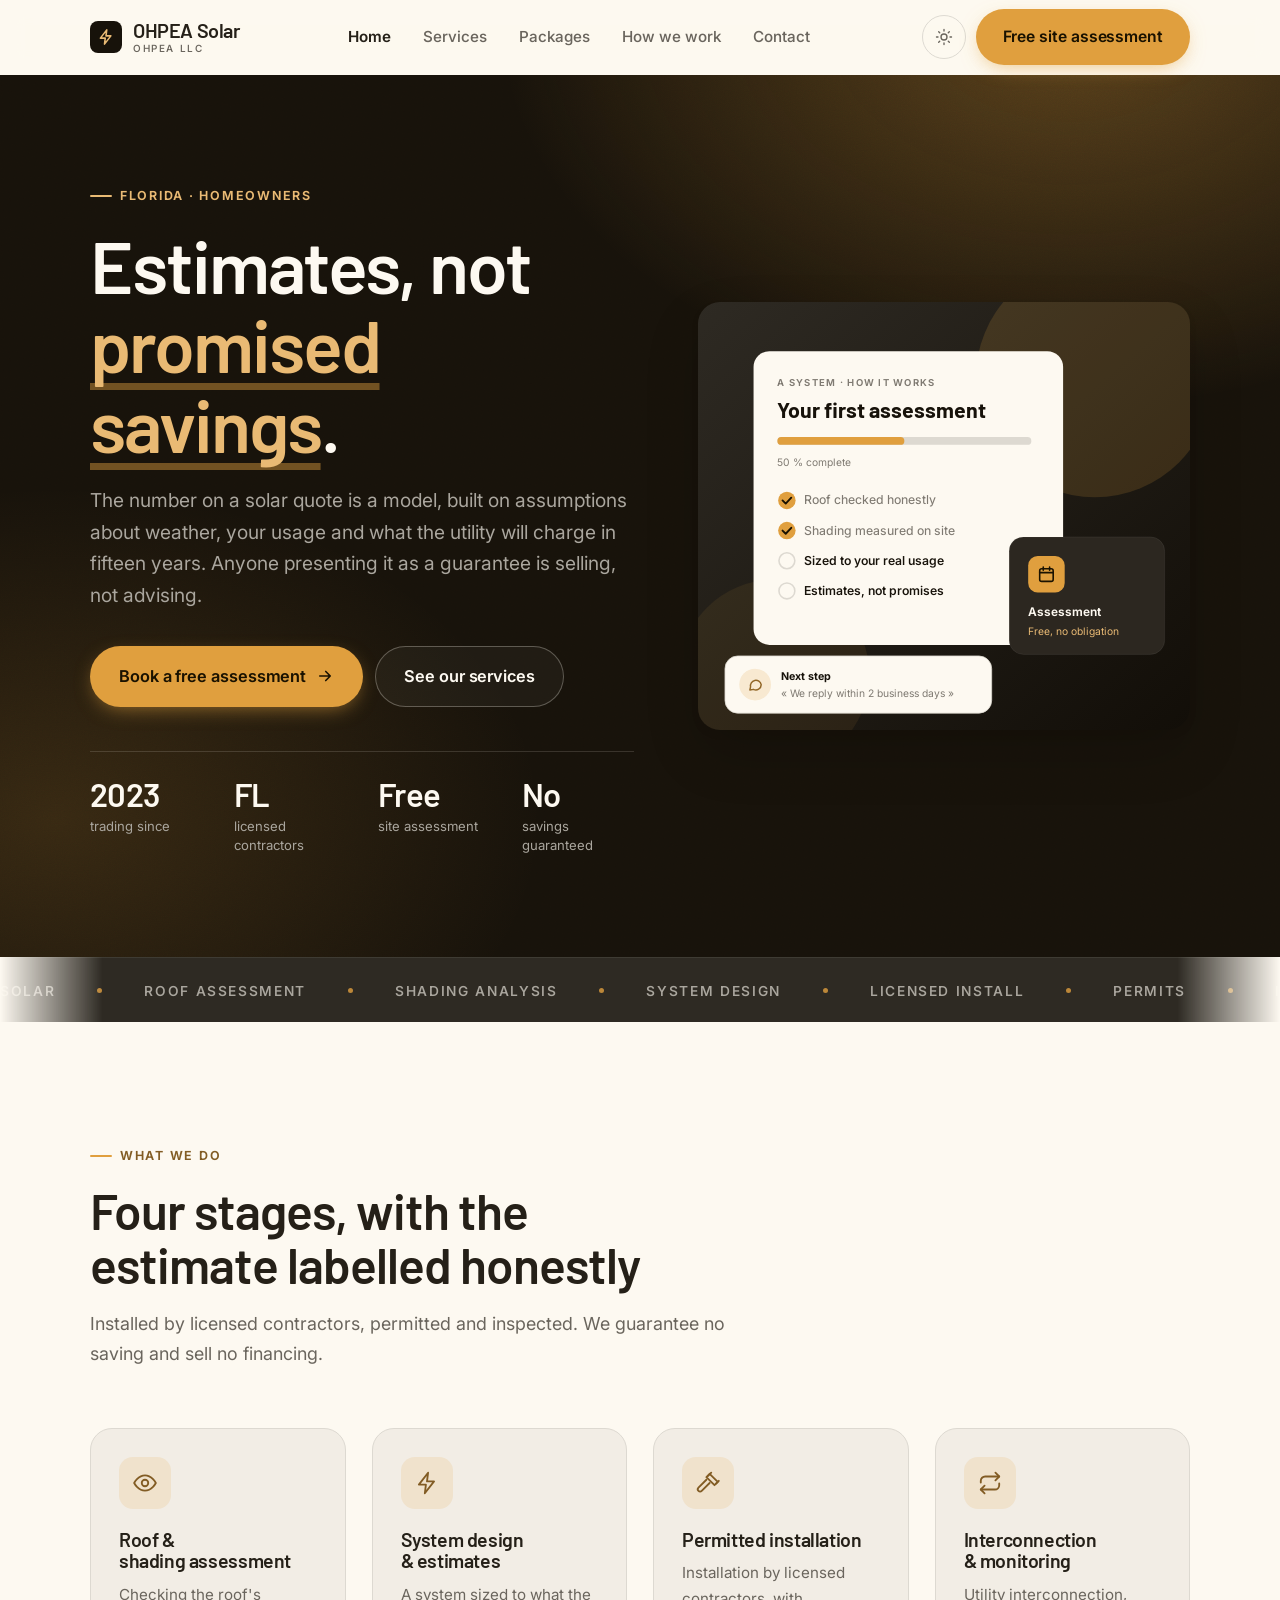
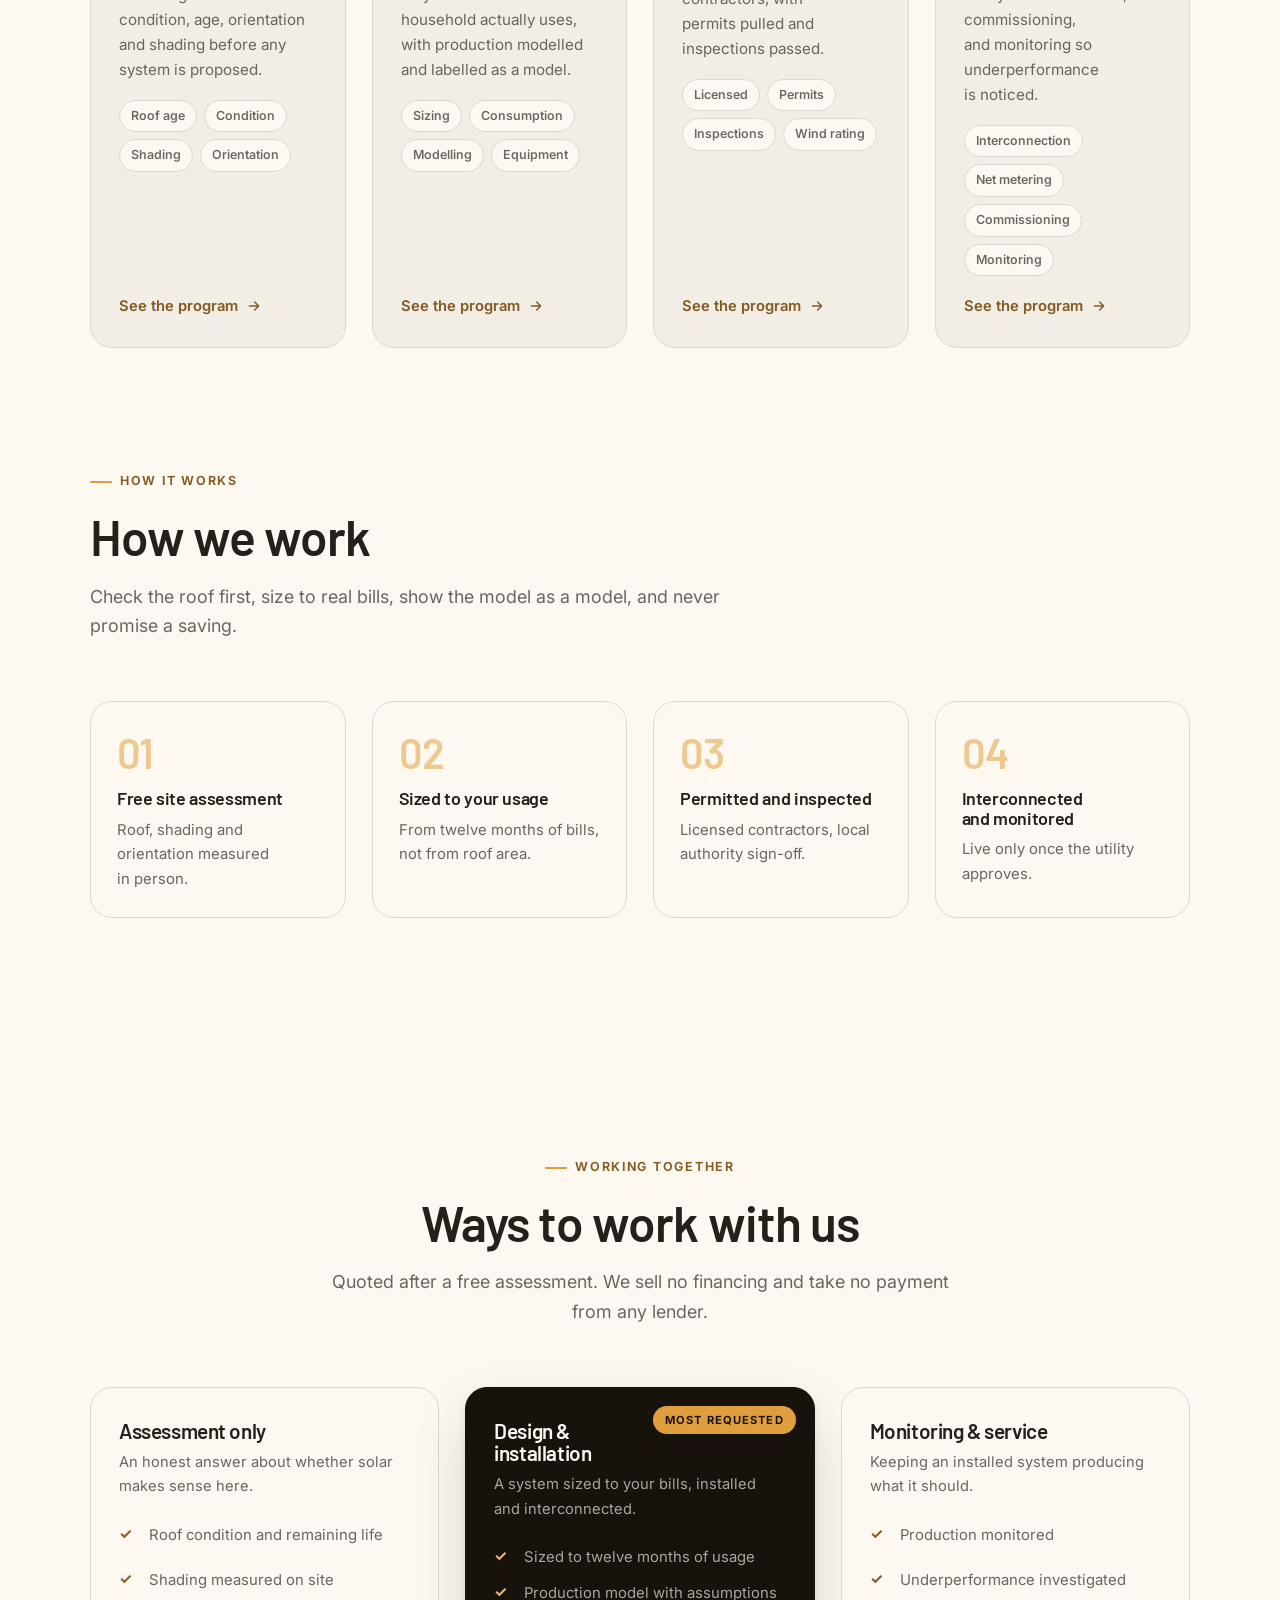
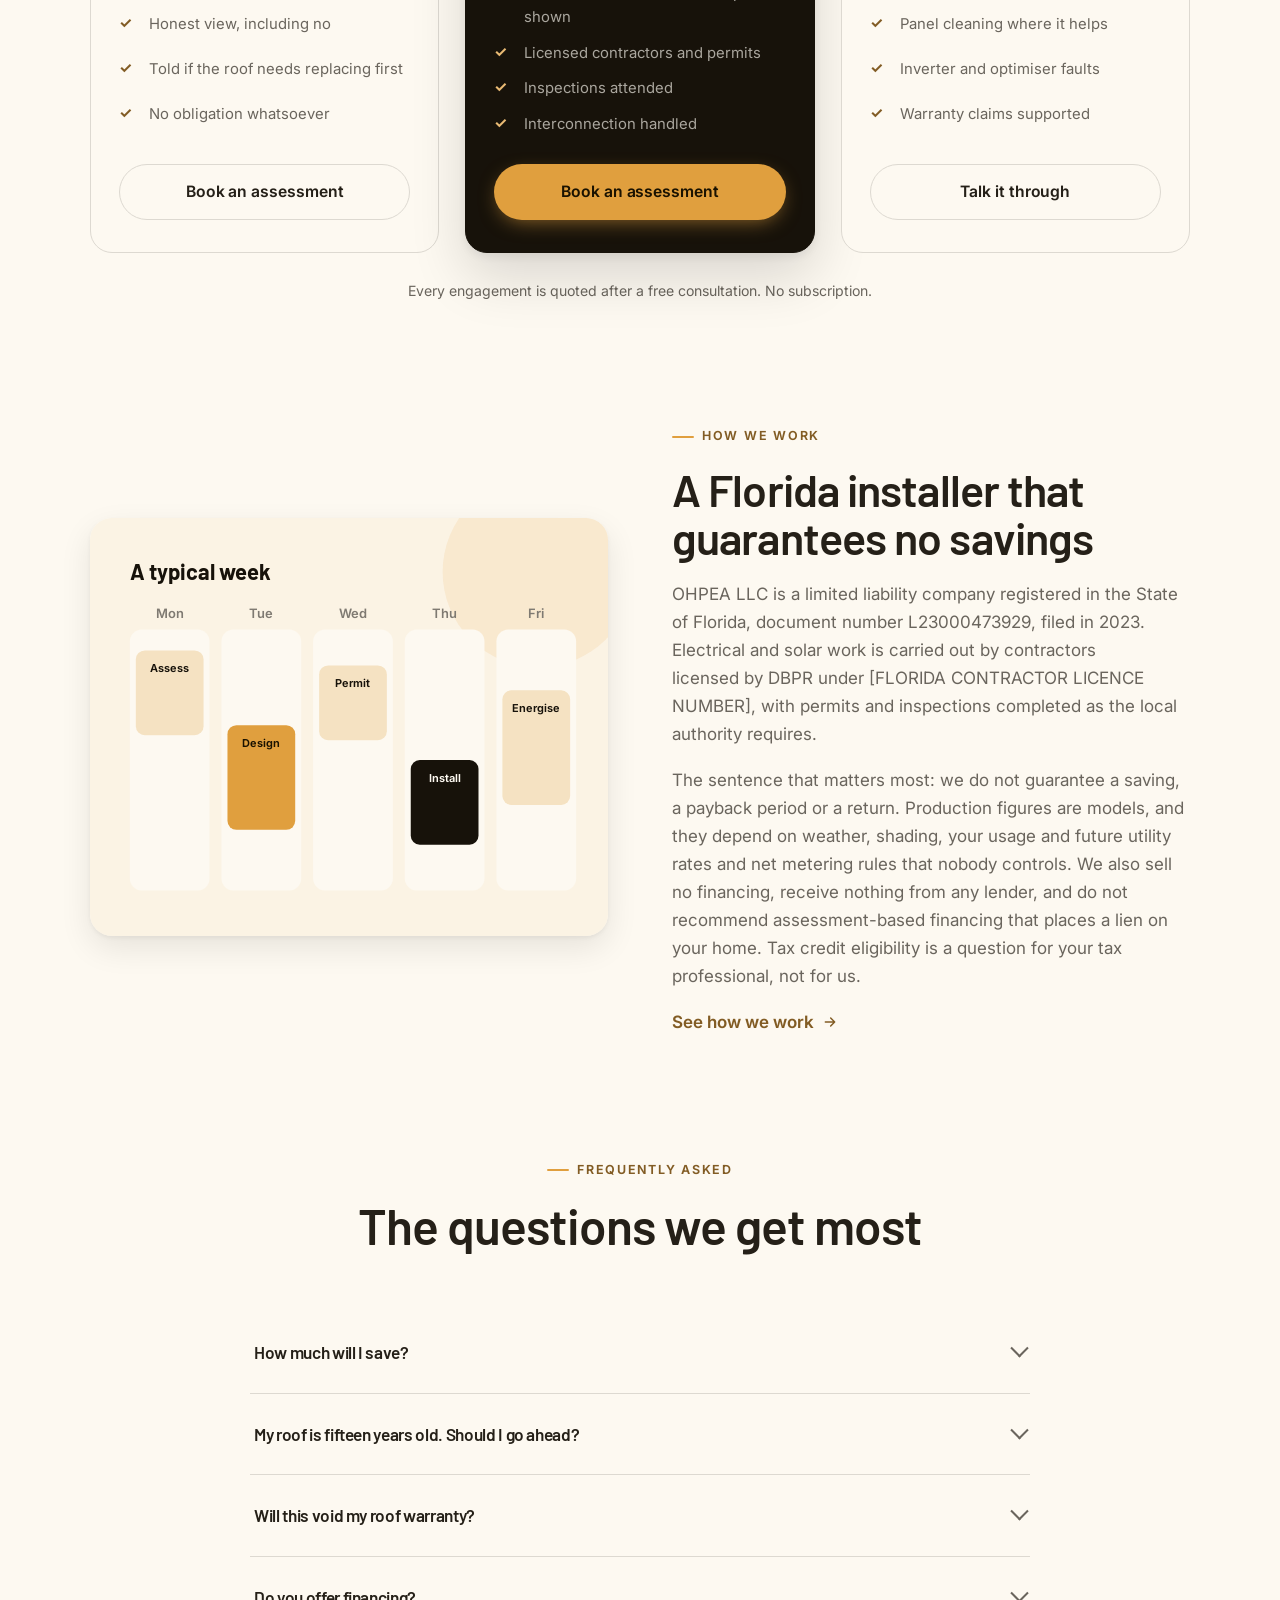
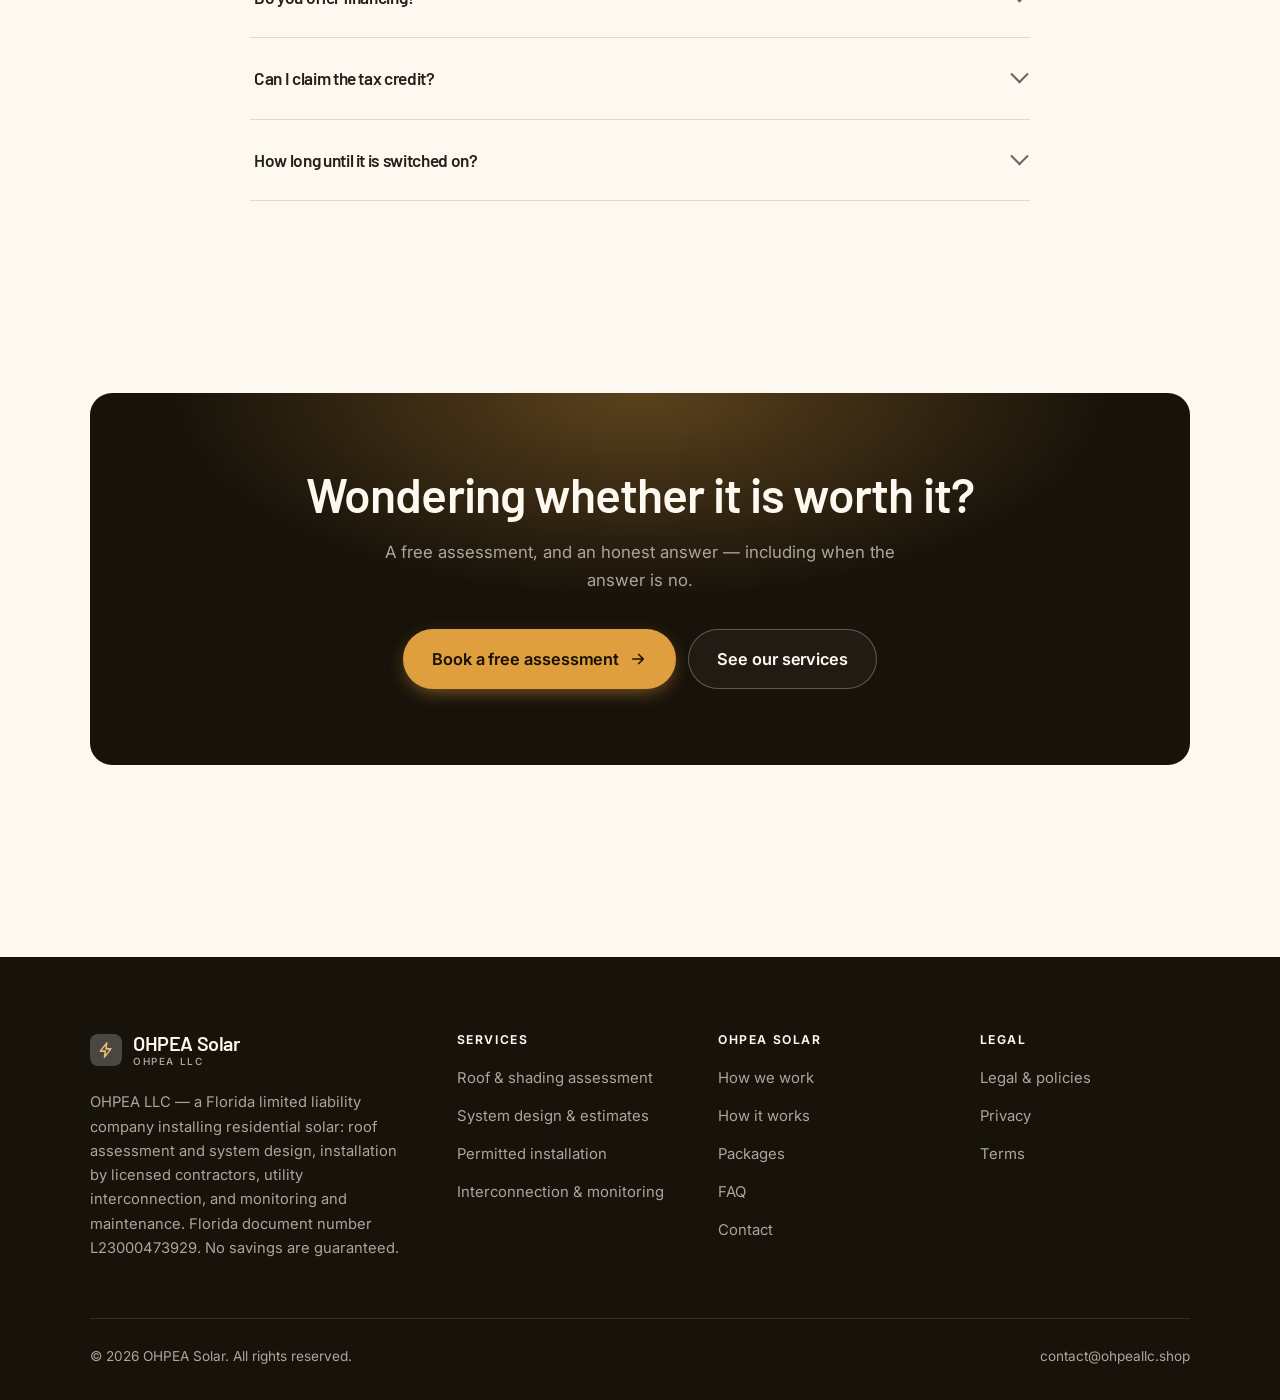
<file: index.html>
<!DOCTYPE html>
<html lang="en" class="no-js">
<head>
<meta charset="utf-8">
<meta name="viewport" content="width=device-width, initial-scale=1">
<title>OHPEA LLC — residential solar installation in Florida</title>
<meta name="description" content="OHPEA LLC, a Florida solar installer: roof assessment and system design, installation by licensed contractors, utility interconnection, and monitoring, with honest production estimates.">
<link rel="canonical" href="https://ohpeallc.shop/">

<meta property="og:type" content="website">
<meta property="og:url" content="https://ohpeallc.shop/">
<meta property="og:site_name" content="OHPEA Solar">
<meta property="og:locale" content="en_US">
<meta property="og:title" content="OHPEA LLC — residential solar installation in Florida">
<meta property="og:description" content="OHPEA LLC, a Florida solar installer: roof assessment and system design, installation by licensed contractors, utility interconnection, and monitoring, with honest production estimates.">
<meta name="theme-color" content="#17120a">

<link rel="icon" href="assets/img/favicon.svg" type="image/svg+xml">
<link rel="preconnect" href="https://fonts.googleapis.com">
<link rel="preconnect" href="https://fonts.gstatic.com" crossorigin>
<link rel="stylesheet" href="https://fonts.googleapis.com/css2?family=Barlow:wght@400;500;600;700&family=Inter:wght@400..700&display=swap">
<link rel="stylesheet" href="assets/css/style.css">

<!-- Thème appliqué avant le premier rendu (évite le flash) -->
<script>
document.documentElement.classList.remove('no-js');
(function(){try{var t=localStorage.getItem('site-theme');if(t){document.documentElement.setAttribute('data-theme',t);}}catch(e){}})();
</script>
<script type="application/ld+json">
{
  "@context": "https://schema.org",
  "@type": "Organization",
  "name": "OHPEA Solar",
  "url": "https://ohpeallc.shop/",
  "email": "contact@ohpeallc.shop",
  "description": "OHPEA LLC, a Florida solar installer: roof assessment and system design, installation by licensed contractors, utility interconnection, and monitoring, with honest production estimates.",
  "areaServed": "US",
  "knowsLanguage": "en"
}
</script>
</head>

<body>
<a class="skip-link" href="#main">Skip to main content</a>

<header class="site-header">
  <nav class="wrap nav" aria-label="Main navigation">
    <a class="brand" href="index.html">
      <svg class="brand__mark" viewBox="0 0 64 64" aria-hidden="true">
        <rect class="bm-bg" width="64" height="64" rx="16"/>
        <g class="bm-ic" transform="translate(14 14) scale(1.5)" fill="none" stroke-width="2.1" stroke-linecap="round" stroke-linejoin="round"><path d="M13 2.5 4.5 13.5H11l-1 8 8.5-11H12z"/></g>
      </svg>
      <span>OHPEA Solar<span class="brand__sub">OHPEA LLC</span></span>
    </a>

    <ul class="nav__links" id="nav-links">
      <li><a href="index.html" aria-current="page">Home</a></li>
      <li><a href="programs.html">Services</a></li>
      <li><a href="index.html#pricing">Packages</a></li>
      <li><a href="about.html">How we work</a></li>
      <li><a href="contact.html">Contact</a></li>
      <li><a class="btn btn--primary" href="contact.html">Free site assessment</a></li>
    </ul>

    <div class="nav__cta">
      <button class="theme-toggle" type="button" aria-label="Switch to dark theme">
        <svg class="icon-sun" viewBox="0 0 24 24" fill="none" stroke="currentColor" stroke-width="1.8" stroke-linecap="round" aria-hidden="true"><circle cx="12" cy="12" r="4"/><path d="M12 2v2m0 16v2M2 12h2m16 0h2M4.9 4.9l1.4 1.4m11.4 11.4 1.4 1.4M19.1 4.9l-1.4 1.4M6.3 17.7l-1.4 1.4"/></svg>
        <svg class="icon-moon" viewBox="0 0 24 24" fill="none" stroke="currentColor" stroke-width="1.8" stroke-linecap="round" stroke-linejoin="round" aria-hidden="true"><path d="M21 12.8A9 9 0 1 1 11.2 3a7 7 0 0 0 9.8 9.8z"/></svg>
      </button>
      <a class="btn btn--primary" href="contact.html">Free site assessment</a>
      <button class="nav__toggle" type="button" aria-expanded="false" aria-controls="nav-links" aria-label="Open menu">
        <svg class="icon-open" viewBox="0 0 24 24" fill="none" stroke="currentColor" stroke-width="2" stroke-linecap="round" aria-hidden="true"><path d="M3 6h18M3 12h18M3 18h18"/></svg>
        <svg class="icon-close" viewBox="0 0 24 24" fill="none" stroke="currentColor" stroke-width="2" stroke-linecap="round" aria-hidden="true"><path d="M6 6l12 12M18 6L6 18"/></svg>
      </button>
    </div>
  </nav>
</header>

<main id="main">

<section class="hero">
  <div class="wrap hero__inner">
    <div>
      <span class="eyebrow hero__eyebrow">Florida · Homeowners</span>
      <h1>Estimates, not<br> <em>promised savings</em>.</h1>
      <p class="hero__lede">The number on a solar quote is a model, built on assumptions about weather, your usage and what the utility will charge in fifteen years. Anyone presenting it as a guarantee is selling, not advising.</p>

      <div class="hero__actions">
        <a class="btn btn--primary btn--lg" href="contact.html">Book a free assessment <svg viewBox="0 0 24 24" fill="none" stroke="currentColor" stroke-width="2.2" stroke-linecap="round" stroke-linejoin="round" aria-hidden="true"><path d="M5 12h14M13 6l6 6-6 6"/></svg></a>
        <a class="btn btn--on-dark btn--lg" href="programs.html">See our services</a>
      </div>

      <ul class="hero__proof">
        <li><span class="stat__num">2023</span><span class="stat__label">trading since</span></li>
        <li><span class="stat__num">FL</span><span class="stat__label">licensed contractors</span></li>
        <li><span class="stat__num">Free</span><span class="stat__label">site assessment</span></li>
        <li><span class="stat__num">No</span><span class="stat__label">savings guaranteed</span></li>
      </ul>
    </div>

    <div class="hero__art">
      <svg viewBox="0 0 620 540" role="img" aria-label="How a solar assessment with OHPEA works, from roof check to an honest estimate.">
        <defs>
          <linearGradient id="hbg" x1="0" y1="0" x2="1" y2="1">
            <stop offset="0" stop-color="#2e2a23"/><stop offset="1" stop-color="#120e08"/>
          </linearGradient>
        </defs>
        <rect width="620" height="540" rx="22" fill="url(#hbg)"/>
        <circle cx="500" cy="96" r="150" fill="#e09f3e" opacity=".16"/>
        <circle cx="96" cy="470" r="120" fill="#e09f3e" opacity=".08"/>

        <g style="font-family: var(--font-body)">
          <!-- Carte programme -->
          <rect x="70" y="62" width="390" height="370" rx="20" fill="#fdf9f1"/>
          <text x="100" y="106" font-size="12" font-weight="650" letter-spacing="1.6" fill="#7f7a72">A SYSTEM · HOW IT WORKS</text>
          <text x="100" y="146" font-size="27" font-weight="700" fill="#17120a" style="font-family: var(--font-display)">Your first assessment</text>
          <rect x="100" y="170" width="320" height="10" rx="5" fill="#ddd9d1"/>
          <rect x="100" y="170" width="160" height="10" rx="5" fill="#e09f3e"/>
          <text x="100" y="206" font-size="13" fill="#7f7a72">50 % complete</text>
          <circle cx="112" cy="250" r="11" fill="#e09f3e"/><path d="M106.5 250l4 4 7-7.5" fill="none" stroke="#1a1200" stroke-width="2.4" stroke-linecap="round" stroke-linejoin="round"/><text x="134" y="255" font-size="15.5" fill="#7f7a72" font-weight="450">Roof checked honestly</text>
          <circle cx="112" cy="288" r="11" fill="#e09f3e"/><path d="M106.5 288l4 4 7-7.5" fill="none" stroke="#1a1200" stroke-width="2.4" stroke-linecap="round" stroke-linejoin="round"/><text x="134" y="293" font-size="15.5" fill="#7f7a72" font-weight="450">Shading measured on site</text>
          <circle cx="112" cy="326" r="10" fill="none" stroke="#ddd9d1" stroke-width="2"/><text x="134" y="331" font-size="15.5" fill="#17120a" font-weight="560">Sized to your real usage</text>
          <circle cx="112" cy="364" r="10" fill="none" stroke="#ddd9d1" stroke-width="2"/><text x="134" y="369" font-size="15.5" fill="#17120a" font-weight="560">Estimates, not promises</text>

          <!-- Carte séance -->
          <rect x="392" y="296" width="196" height="148" rx="18" fill="#2c2720" stroke="#ffffff" stroke-opacity=".08"/>
          <rect x="416" y="320" width="46" height="46" rx="12" fill="#e09f3e"/>
          <g transform="translate(427 331)" fill="none" stroke="#1a1200" color="#1a1200" stroke-width="2" stroke-linecap="round" stroke-linejoin="round"><rect x="3.5" y="5" width="17" height="16" rx="2.5"/><path d="M8 3v4M16 3v4M3.5 10h17"/></g>
          <text x="416" y="396" font-size="15" font-weight="650" fill="#fdf9f1">Assessment</text>
          <text x="416" y="420" font-size="13" fill="#e9ba74">Free, no obligation</text>

          <!-- Retour du coach -->
          <rect x="34" y="446" width="336" height="72" rx="16" fill="#fdf9f1" stroke="#ddd9d1"/>
          <circle cx="72" cy="482" r="20" fill="#f8e9d1"/>
          <g transform="translate(62 472) scale(.84)" fill="none" stroke="#926728" stroke-width="2.2" stroke-linecap="round" stroke-linejoin="round"><path d="M21 12a8 8 0 0 1-11.6 7.1L4 20l1-4.6A8 8 0 1 1 21 12z"/></g>
          <text x="104" y="476" font-size="13.5" font-weight="700" fill="#17120a">Next step</text>
          <text x="104" y="498" font-size="13" fill="#7f7a72">« We reply within 2 business days »</text>
        </g>
      </svg>
    </div>
  </div>
</section>

<div class="marquee" aria-hidden="true">
  <div class="marquee__track"><span>Solar</span><span>Roof assessment</span><span>Shading analysis</span><span>System design</span><span>Licensed install</span><span>Permits</span><span>Interconnection</span><span>Net metering</span><span>Monitoring</span><span>No savings promised</span><span>Solar</span><span>Roof assessment</span><span>Shading analysis</span><span>System design</span><span>Licensed install</span><span>Permits</span><span>Interconnection</span><span>Net metering</span><span>Monitoring</span><span>No savings promised</span></div>
</div>

<section class="section wrap" id="programs">
  <div class="section-head reveal">
    <span class="eyebrow">What we do</span>
    <h2>Four stages, with the estimate labelled honestly</h2>
    <p>Installed by licensed contractors, permitted and inspected. We guarantee no saving and sell no financing.</p>
  </div>
  <div class="grid grid--4 reveal-group">
    <a class="card" href="programs.html#assessment">
      <div class="card__icon"><svg viewBox="0 0 24 24" fill="none" stroke="currentColor" stroke-width="1.7" stroke-linecap="round" stroke-linejoin="round" aria-hidden="true"><path d="M2 12s3.6-7 10-7 10 7 10 7-3.6 7-10 7S2 12 2 12z"/><circle cx="12" cy="12" r="3"/></svg></div>
      <h3>Roof &amp; shading assessment</h3>
      <p>Checking the roof's condition, age, orientation and shading before any system is proposed.</p>
      <ul class="tags"><li>Roof age</li><li>Condition</li><li>Shading</li><li>Orientation</li></ul>
      <span class="arrow-link">See the program <svg viewBox="0 0 24 24" fill="none" stroke="currentColor" stroke-width="2.2" stroke-linecap="round" stroke-linejoin="round" aria-hidden="true"><path d="M5 12h14M13 6l6 6-6 6"/></svg></span>
    </a>
    <a class="card" href="programs.html#design">
      <div class="card__icon"><svg viewBox="0 0 24 24" fill="none" stroke="currentColor" stroke-width="1.7" stroke-linecap="round" stroke-linejoin="round" aria-hidden="true"><path d="M13 2.5 4.5 13.5H11l-1 8 8.5-11H12z"/></svg></div>
      <h3>System design &amp; estimates</h3>
      <p>A system sized to what the household actually uses, with production modelled and labelled as a model.</p>
      <ul class="tags"><li>Sizing</li><li>Consumption</li><li>Modelling</li><li>Equipment</li></ul>
      <span class="arrow-link">See the program <svg viewBox="0 0 24 24" fill="none" stroke="currentColor" stroke-width="2.2" stroke-linecap="round" stroke-linejoin="round" aria-hidden="true"><path d="M5 12h14M13 6l6 6-6 6"/></svg></span>
    </a>
    <a class="card" href="programs.html#install">
      <div class="card__icon"><svg viewBox="0 0 24 24" fill="none" stroke="currentColor" stroke-width="1.7" stroke-linecap="round" stroke-linejoin="round" aria-hidden="true"><path d="M13.5 3.5 21 11l-3 3-7.5-7.5z"/><path d="M10.5 9 3.2 16.3a2.1 2.1 0 0 0 3 3L13.5 12"/><path d="M15 2.5 12 5.5M19.5 12.5 22 10"/></svg></div>
      <h3>Permitted installation</h3>
      <p>Installation by licensed contractors, with permits pulled and inspections passed.</p>
      <ul class="tags"><li>Licensed</li><li>Permits</li><li>Inspections</li><li>Wind rating</li></ul>
      <span class="arrow-link">See the program <svg viewBox="0 0 24 24" fill="none" stroke="currentColor" stroke-width="2.2" stroke-linecap="round" stroke-linejoin="round" aria-hidden="true"><path d="M5 12h14M13 6l6 6-6 6"/></svg></span>
    </a>
    <a class="card" href="programs.html#interconnect">
      <div class="card__icon"><svg viewBox="0 0 24 24" fill="none" stroke="currentColor" stroke-width="1.7" stroke-linecap="round" stroke-linejoin="round" aria-hidden="true"><path d="M17 2.5l3.5 3.5L17 9.5"/><path d="M3.5 11.5V10A4 4 0 0 1 7.5 6h13M7 21.5 3.5 18 7 14.5"/><path d="M20.5 12.5V14a4 4 0 0 1-4 4h-13"/></svg></div>
      <h3>Interconnection &amp; monitoring</h3>
      <p>Utility interconnection, commissioning, and monitoring so underperformance is noticed.</p>
      <ul class="tags"><li>Interconnection</li><li>Net metering</li><li>Commissioning</li><li>Monitoring</li></ul>
      <span class="arrow-link">See the program <svg viewBox="0 0 24 24" fill="none" stroke="currentColor" stroke-width="2.2" stroke-linecap="round" stroke-linejoin="round" aria-hidden="true"><path d="M5 12h14M13 6l6 6-6 6"/></svg></span>
    </a>
  </div>
</section>

<section class="section section--flush wrap" id="how-it-works">
  <div class="section-head reveal">
    <span class="eyebrow">How it works</span>
    <h2>How we work</h2>
    <p>Check the roof first, size to real bills, show the model as a model, and never promise a saving.</p>
  </div>
  <div class="grid grid--4 steps reveal-group">
    <article class="step">
      <h3>Free site assessment</h3>
      <p>Roof, shading and orientation measured in person.</p>
    </article>
    <article class="step">
      <h3>Sized to your usage</h3>
      <p>From twelve months of bills, not from roof area.</p>
    </article>
    <article class="step">
      <h3>Permitted and inspected</h3>
      <p>Licensed contractors, local authority sign-off.</p>
    </article>
    <article class="step">
      <h3>Interconnected and monitored</h3>
      <p>Live only once the utility approves.</p>
    </article>
  </div>
</section>

<section class="section wrap" id="pricing">
  <div class="section-head section-head--center reveal">
    <span class="eyebrow">Working together</span>
    <h2>Ways to work with us</h2>
    <p>Quoted after a free assessment. We sell no financing and take no payment from any lender.</p>
  </div>
  <div class="grid grid--3 plans reveal-group">
    <article class="plan">
      
      <h3>Assessment only</h3>
      <p class="plan__desc">An honest answer about whether solar makes sense here.</p>
      
      <ul class="plan__features">
        <li>Roof condition and remaining life</li>
        <li>Shading measured on site</li>
        <li>Honest view, including no</li>
        <li>Told if the roof needs replacing first</li>
        <li>No obligation whatsoever</li>
      </ul>
      <a class="btn btn--ghost btn--block" href="contact.html">Book an assessment</a>
    </article>
    <article class="plan plan--featured">
      <span class="plan__tag">Most requested</span>
      <h3>Design &amp; installation</h3>
      <p class="plan__desc">A system sized to your bills, installed and interconnected.</p>
      
      <ul class="plan__features">
        <li>Sized to twelve months of usage</li>
        <li>Production model with assumptions shown</li>
        <li>Licensed contractors and permits</li>
        <li>Inspections attended</li>
        <li>Interconnection handled</li>
      </ul>
      <a class="btn btn--primary btn--block" href="contact.html">Book an assessment</a>
    </article>
    <article class="plan">
      
      <h3>Monitoring &amp; service</h3>
      <p class="plan__desc">Keeping an installed system producing what it should.</p>
      
      <ul class="plan__features">
        <li>Production monitored</li>
        <li>Underperformance investigated</li>
        <li>Panel cleaning where it helps</li>
        <li>Inverter and optimiser faults</li>
        <li>Warranty claims supported</li>
      </ul>
      <a class="btn btn--ghost btn--block" href="contact.html">Talk it through</a>
    </article>
  </div>
  <p class="plans-note">Every engagement is quoted after a free consultation. No subscription.</p>
</section>

<section class="section section--flush wrap">
  <div class="split reveal">
    <div class="split__art">
      <svg viewBox="0 0 520 420" role="img" aria-label="Example of a typical week: Assess, Design, Permit, Install, Energise.">
        <rect width="520" height="420" rx="20" fill="#fbf3e4"/>
        <circle cx="450" cy="54" r="96" fill="#e09f3e" opacity=".12"/>
        <g style="font-family: var(--font-body)">
        <text x="40" y="62" font-size="22" font-weight="700" fill="#17120a" style="font-family: var(--font-display)">A typical week</text>
        <text x="80" y="100" text-anchor="middle" font-size="13" font-weight="600" fill="#7f7a72">Mon</text>
        <rect x="40" y="112" width="80" height="262" rx="12" fill="#fdf9f1"/>
        <rect x="46" y="133" width="68" height="85" rx="9" fill="#f5e2c2"/>
        <text x="80" y="155" text-anchor="middle" font-size="11" font-weight="650" fill="#17120a">Assess</text>
        <text x="172" y="100" text-anchor="middle" font-size="13" font-weight="600" fill="#7f7a72">Tue</text>
        <rect x="132" y="112" width="80" height="262" rx="12" fill="#fdf9f1"/>
        <rect x="138" y="208" width="68" height="105" rx="9" fill="#e09f3e"/>
        <text x="172" y="230" text-anchor="middle" font-size="11" font-weight="650" fill="#1a1200">Design</text>
        <text x="264" y="100" text-anchor="middle" font-size="13" font-weight="600" fill="#7f7a72">Wed</text>
        <rect x="224" y="112" width="80" height="262" rx="12" fill="#fdf9f1"/>
        <rect x="230" y="148" width="68" height="75" rx="9" fill="#f5e2c2"/>
        <text x="264" y="170" text-anchor="middle" font-size="11" font-weight="650" fill="#17120a">Permit</text>
        <text x="356" y="100" text-anchor="middle" font-size="13" font-weight="600" fill="#7f7a72">Thu</text>
        <rect x="316" y="112" width="80" height="262" rx="12" fill="#fdf9f1"/>
        <rect x="322" y="243" width="68" height="85" rx="9" fill="#17120a"/>
        <text x="356" y="265" text-anchor="middle" font-size="11" font-weight="650" fill="#fdf9f1">Install</text>
        <text x="448" y="100" text-anchor="middle" font-size="13" font-weight="600" fill="#7f7a72">Fri</text>
        <rect x="408" y="112" width="80" height="262" rx="12" fill="#fdf9f1"/>
        <rect x="414" y="173" width="68" height="115" rx="9" fill="#f5e2c2"/>
        <text x="448" y="195" text-anchor="middle" font-size="11" font-weight="650" fill="#17120a">Energise</text>
        </g>
      </svg>
    </div>
    <div>
      <span class="eyebrow">How we work</span>
      <h2>A Florida installer that guarantees no savings</h2>
      <p>OHPEA LLC is a limited liability company registered in the State of Florida, document number L23000473929, filed in 2023. Electrical and solar work is carried out by contractors licensed by DBPR under [FLORIDA CONTRACTOR LICENCE NUMBER], with permits and inspections completed as the local authority requires.</p>
      <p>The sentence that matters most: we do not guarantee a saving, a payback period or a return. Production figures are models, and they depend on weather, shading, your usage and future utility rates and net metering rules that nobody controls. We also sell no financing, receive nothing from any lender, and do not recommend assessment-based financing that places a lien on your home. Tax credit eligibility is a question for your tax professional, not for us.</p>
      <p><a class="arrow-link" href="about.html">See how we work <svg viewBox="0 0 24 24" fill="none" stroke="currentColor" stroke-width="2.2" stroke-linecap="round" stroke-linejoin="round" aria-hidden="true"><path d="M5 12h14M13 6l6 6-6 6"/></svg></a></p>
    </div>
  </div>
</section>

<section class="section section--flush wrap" id="faq">
  <div class="section-head section-head--center reveal">
    <span class="eyebrow">Frequently asked</span>
    <h2>The questions we get most</h2>
  </div>
  <div class="faq reveal">
    <details>
      <summary>How much will I save?</summary>
      <p>We will show you a model and the assumptions behind it. We will not call it a guarantee, because weather, your usage and future utility rates are not ours to promise — and anyone who does guarantee a figure is selling.</p>
    </details>
    <details>
      <summary>My roof is fifteen years old. Should I go ahead?</summary>
      <p>Probably not yet. Panels last decades; a roof near the end of its life means removing and reinstalling the array later at real cost. We will tell you to replace the roof first even though it delays the sale.</p>
    </details>
    <details>
      <summary>Will this void my roof warranty?</summary>
      <p>Penetrations can affect an existing roof warranty. We identify that before work begins so it is your decision rather than a discovery.</p>
    </details>
    <details>
      <summary>Do you offer financing?</summary>
      <p>No, and we take no payment from any lender. We particularly do not arrange assessment-based financing that places a lien on your property — that product has caused a great deal of harm in Florida.</p>
    </details>
    <details>
      <summary>Can I claim the tax credit?</summary>
      <p>Possibly, and that depends on your circumstances. We are not tax advisers and will not tell you what you qualify for — ask a qualified tax professional before counting on it.</p>
    </details>
    <details>
      <summary>How long until it is switched on?</summary>
      <p>Installation is days; utility interconnection approval is weeks and is their timeline, not ours. We will give you a realistic figure rather than an encouraging one.</p>
    </details>
  </div>
</section>

<section class="wrap section--tight">
  <div class="cta-band reveal">
    <h2>Wondering whether it is worth it?</h2>
    <p>A free assessment, and an honest answer — including when the answer is no.</p>
    <div class="hero__actions">
      <a class="btn btn--primary btn--lg" href="contact.html">Book a free assessment <svg viewBox="0 0 24 24" fill="none" stroke="currentColor" stroke-width="2.2" stroke-linecap="round" stroke-linejoin="round" aria-hidden="true"><path d="M5 12h14M13 6l6 6-6 6"/></svg></a>
      <a class="btn btn--on-dark btn--lg" href="programs.html">See our services</a>
    </div>
  </div>
</section>

</main>

<footer class="site-footer">
  <div class="wrap">
    <div class="footer__grid">
      <div class="footer__brand">
        <a class="brand" href="index.html">
          <svg class="brand__mark" viewBox="0 0 64 64" aria-hidden="true">
        <rect class="bm-bg" width="64" height="64" rx="16"/>
        <g class="bm-ic" transform="translate(14 14) scale(1.5)" fill="none" stroke-width="2.1" stroke-linecap="round" stroke-linejoin="round"><path d="M13 2.5 4.5 13.5H11l-1 8 8.5-11H12z"/></g>
      </svg>
          <span>OHPEA Solar<span class="brand__sub">OHPEA LLC</span></span>
        </a>
        <p>OHPEA LLC — a Florida limited liability company installing residential solar: roof assessment and system design, installation by licensed contractors, utility interconnection, and monitoring and maintenance. Florida document number L23000473929. No savings are guaranteed.</p>
      </div>

      <div class="footer__col">
        <h4>Services</h4>
        <ul>
          <li><a href="programs.html#assessment">Roof &amp; shading assessment</a></li>
          <li><a href="programs.html#design">System design &amp; estimates</a></li>
          <li><a href="programs.html#install">Permitted installation</a></li>
          <li><a href="programs.html#interconnect">Interconnection &amp; monitoring</a></li>
        </ul>
      </div>

      <div class="footer__col">
        <h4>OHPEA Solar</h4>
        <ul>
          <li><a href="about.html">How we work</a></li>
          <li><a href="index.html#how-it-works">How it works</a></li>
          <li><a href="index.html#pricing">Packages</a></li>
          <li><a href="index.html#faq">FAQ</a></li>
          <li><a href="contact.html">Contact</a></li>
        </ul>
      </div>

      <div class="footer__col">
        <h4>Legal</h4>
        <ul>
          <li><a href="legal.html">Legal &amp; policies</a></li>
          <li><a href="legal.html#privacy">Privacy</a></li>
          <li><a href="legal.html#terms">Terms</a></li>
        </ul>
      </div>
    </div>

    <div class="footer__bottom">
      <p>© <span data-year>2026</span> OHPEA Solar. All rights reserved.</p>
      <p><a href="mailto:contact@ohpeallc.shop">contact@ohpeallc.shop</a></p>
    </div>
  </div>
</footer>

<script src="assets/js/main.js" defer></script>
</body>
</html>
</file>
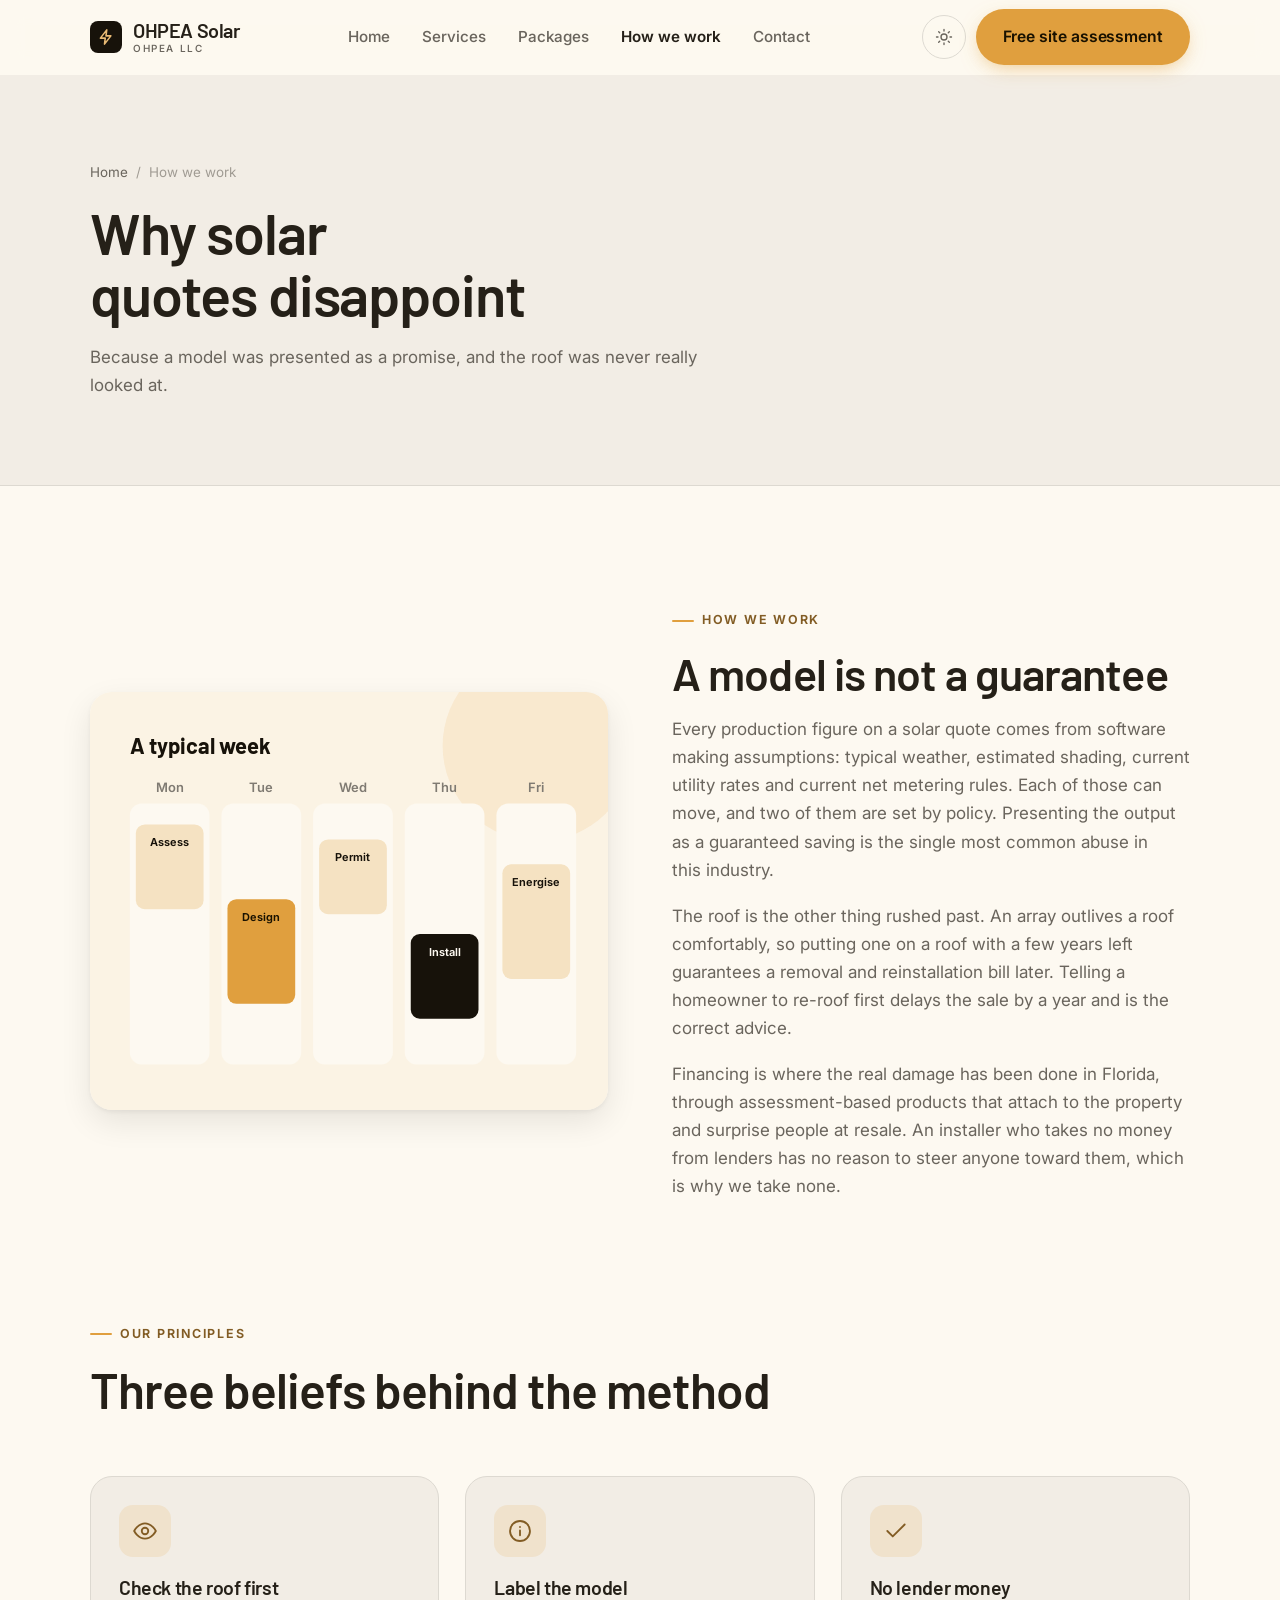
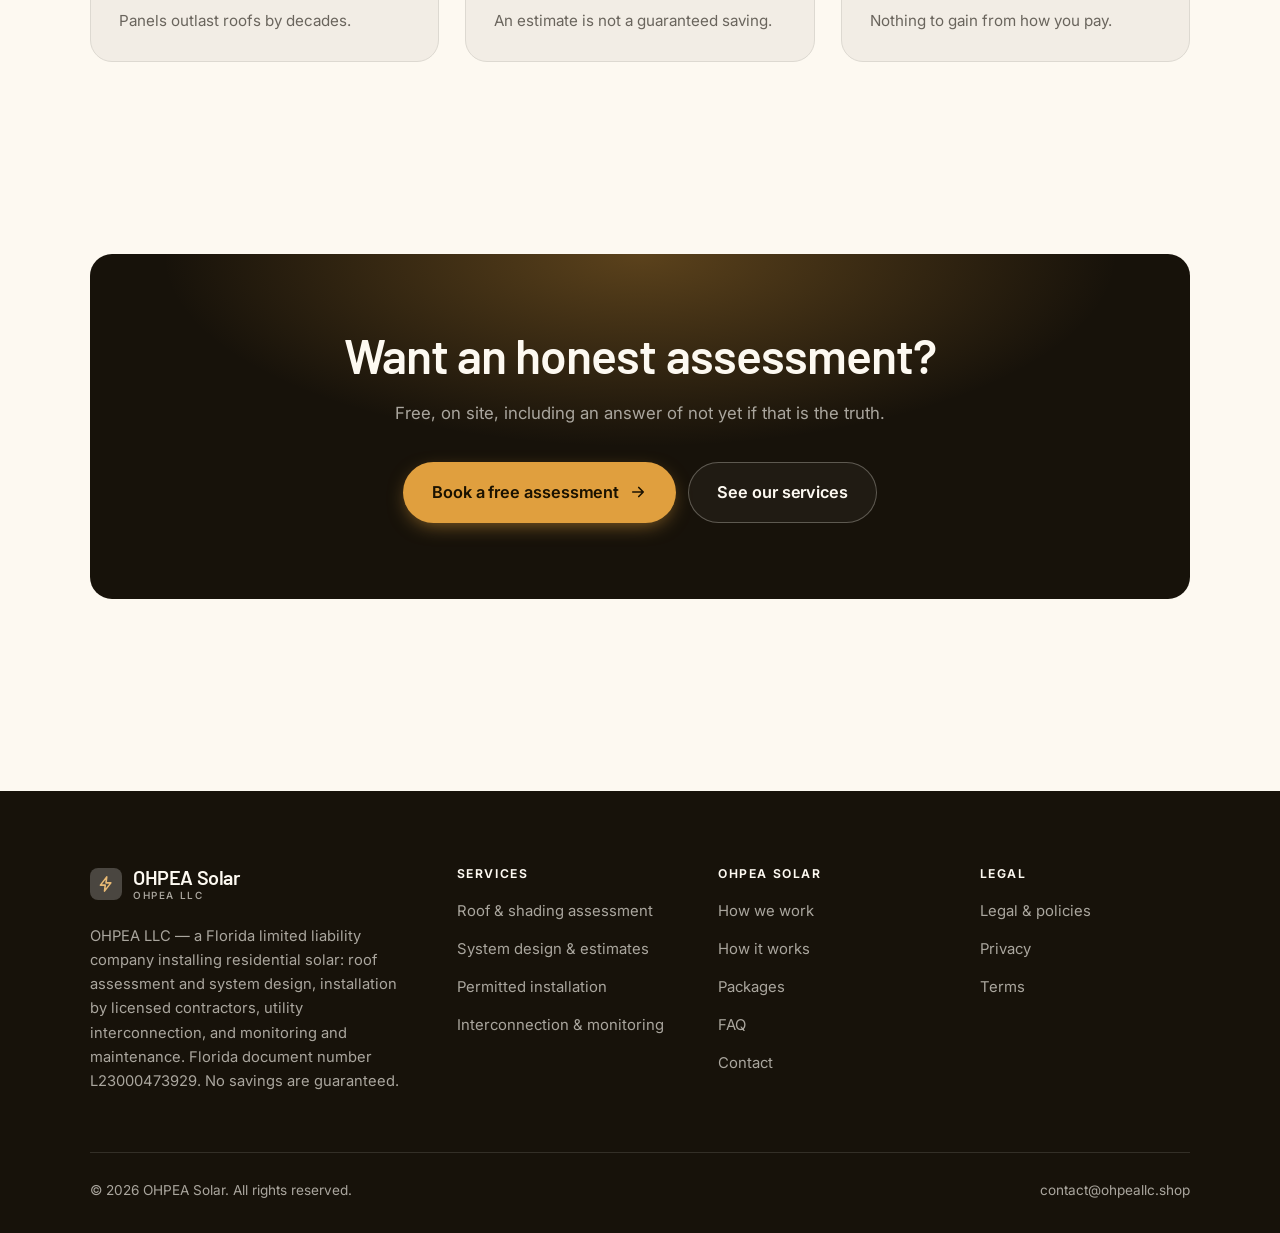
<file: about.html>
<!DOCTYPE html>
<html lang="en" class="no-js">
<head>
<meta charset="utf-8">
<meta name="viewport" content="width=device-width, initial-scale=1">
<title>How we work — OHPEA Solar</title>
<meta name="description" content="About OHPEA LLC, a Florida residential solar installer, document number L23000473929.">
<link rel="canonical" href="https://ohpeallc.shop/about.html">

<meta property="og:type" content="website">
<meta property="og:url" content="https://ohpeallc.shop/about.html">
<meta property="og:site_name" content="OHPEA Solar">
<meta property="og:locale" content="en_US">
<meta property="og:title" content="How we work — OHPEA Solar">
<meta property="og:description" content="About OHPEA LLC, a Florida residential solar installer, document number L23000473929.">
<meta name="theme-color" content="#17120a">

<link rel="icon" href="assets/img/favicon.svg" type="image/svg+xml">
<link rel="preconnect" href="https://fonts.googleapis.com">
<link rel="preconnect" href="https://fonts.gstatic.com" crossorigin>
<link rel="stylesheet" href="https://fonts.googleapis.com/css2?family=Barlow:wght@400;500;600;700&family=Inter:wght@400..700&display=swap">
<link rel="stylesheet" href="assets/css/style.css">

<!-- Thème appliqué avant le premier rendu (évite le flash) -->
<script>
document.documentElement.classList.remove('no-js');
(function(){try{var t=localStorage.getItem('site-theme');if(t){document.documentElement.setAttribute('data-theme',t);}}catch(e){}})();
</script>
</head>

<body>
<a class="skip-link" href="#main">Skip to main content</a>

<header class="site-header">
  <nav class="wrap nav" aria-label="Main navigation">
    <a class="brand" href="index.html">
      <svg class="brand__mark" viewBox="0 0 64 64" aria-hidden="true">
        <rect class="bm-bg" width="64" height="64" rx="16"/>
        <g class="bm-ic" transform="translate(14 14) scale(1.5)" fill="none" stroke-width="2.1" stroke-linecap="round" stroke-linejoin="round"><path d="M13 2.5 4.5 13.5H11l-1 8 8.5-11H12z"/></g>
      </svg>
      <span>OHPEA Solar<span class="brand__sub">OHPEA LLC</span></span>
    </a>

    <ul class="nav__links" id="nav-links">
      <li><a href="index.html">Home</a></li>
      <li><a href="programs.html">Services</a></li>
      <li><a href="index.html#pricing">Packages</a></li>
      <li><a href="about.html" aria-current="page">How we work</a></li>
      <li><a href="contact.html">Contact</a></li>
      <li><a class="btn btn--primary" href="contact.html">Free site assessment</a></li>
    </ul>

    <div class="nav__cta">
      <button class="theme-toggle" type="button" aria-label="Switch to dark theme">
        <svg class="icon-sun" viewBox="0 0 24 24" fill="none" stroke="currentColor" stroke-width="1.8" stroke-linecap="round" aria-hidden="true"><circle cx="12" cy="12" r="4"/><path d="M12 2v2m0 16v2M2 12h2m16 0h2M4.9 4.9l1.4 1.4m11.4 11.4 1.4 1.4M19.1 4.9l-1.4 1.4M6.3 17.7l-1.4 1.4"/></svg>
        <svg class="icon-moon" viewBox="0 0 24 24" fill="none" stroke="currentColor" stroke-width="1.8" stroke-linecap="round" stroke-linejoin="round" aria-hidden="true"><path d="M21 12.8A9 9 0 1 1 11.2 3a7 7 0 0 0 9.8 9.8z"/></svg>
      </button>
      <a class="btn btn--primary" href="contact.html">Free site assessment</a>
      <button class="nav__toggle" type="button" aria-expanded="false" aria-controls="nav-links" aria-label="Open menu">
        <svg class="icon-open" viewBox="0 0 24 24" fill="none" stroke="currentColor" stroke-width="2" stroke-linecap="round" aria-hidden="true"><path d="M3 6h18M3 12h18M3 18h18"/></svg>
        <svg class="icon-close" viewBox="0 0 24 24" fill="none" stroke="currentColor" stroke-width="2" stroke-linecap="round" aria-hidden="true"><path d="M6 6l12 12M18 6L6 18"/></svg>
      </button>
    </div>
  </nav>
</header>

<main id="main">

<section class="page-head">
  <div class="wrap">
    <nav class="breadcrumb" aria-label="Breadcrumb">
      <a href="index.html">Home</a><span>/</span><span aria-current="page">How we work</span>
    </nav>
    <h1>Why solar quotes disappoint</h1>
    <p>Because a model was presented as a promise, and the roof was never really looked at.</p>
  </div>
</section>

<section class="section wrap">
  <div class="split reveal">
    <div class="split__art">
      <svg viewBox="0 0 520 420" role="img" aria-label="Example of a typical week: Assess, Design, Permit, Install, Energise.">
        <rect width="520" height="420" rx="20" fill="#fbf3e4"/>
        <circle cx="450" cy="54" r="96" fill="#e09f3e" opacity=".12"/>
        <g style="font-family: var(--font-body)">
        <text x="40" y="62" font-size="22" font-weight="700" fill="#17120a" style="font-family: var(--font-display)">A typical week</text>
        <text x="80" y="100" text-anchor="middle" font-size="13" font-weight="600" fill="#7f7a72">Mon</text>
        <rect x="40" y="112" width="80" height="262" rx="12" fill="#fdf9f1"/>
        <rect x="46" y="133" width="68" height="85" rx="9" fill="#f5e2c2"/>
        <text x="80" y="155" text-anchor="middle" font-size="11" font-weight="650" fill="#17120a">Assess</text>
        <text x="172" y="100" text-anchor="middle" font-size="13" font-weight="600" fill="#7f7a72">Tue</text>
        <rect x="132" y="112" width="80" height="262" rx="12" fill="#fdf9f1"/>
        <rect x="138" y="208" width="68" height="105" rx="9" fill="#e09f3e"/>
        <text x="172" y="230" text-anchor="middle" font-size="11" font-weight="650" fill="#1a1200">Design</text>
        <text x="264" y="100" text-anchor="middle" font-size="13" font-weight="600" fill="#7f7a72">Wed</text>
        <rect x="224" y="112" width="80" height="262" rx="12" fill="#fdf9f1"/>
        <rect x="230" y="148" width="68" height="75" rx="9" fill="#f5e2c2"/>
        <text x="264" y="170" text-anchor="middle" font-size="11" font-weight="650" fill="#17120a">Permit</text>
        <text x="356" y="100" text-anchor="middle" font-size="13" font-weight="600" fill="#7f7a72">Thu</text>
        <rect x="316" y="112" width="80" height="262" rx="12" fill="#fdf9f1"/>
        <rect x="322" y="243" width="68" height="85" rx="9" fill="#17120a"/>
        <text x="356" y="265" text-anchor="middle" font-size="11" font-weight="650" fill="#fdf9f1">Install</text>
        <text x="448" y="100" text-anchor="middle" font-size="13" font-weight="600" fill="#7f7a72">Fri</text>
        <rect x="408" y="112" width="80" height="262" rx="12" fill="#fdf9f1"/>
        <rect x="414" y="173" width="68" height="115" rx="9" fill="#f5e2c2"/>
        <text x="448" y="195" text-anchor="middle" font-size="11" font-weight="650" fill="#17120a">Energise</text>
        </g>
      </svg>
    </div>
    <div>
      <span class="eyebrow">How we work</span>
      <h2>A model is not a guarantee</h2>
      <p>Every production figure on a solar quote comes from software making assumptions: typical weather, estimated shading, current utility rates and current net metering rules. Each of those can move, and two of them are set by policy. Presenting the output as a guaranteed saving is the single most common abuse in this industry.</p>
      <p>The roof is the other thing rushed past. An array outlives a roof comfortably, so putting one on a roof with a few years left guarantees a removal and reinstallation bill later. Telling a homeowner to re-roof first delays the sale by a year and is the correct advice.</p>
      <p>Financing is where the real damage has been done in Florida, through assessment-based products that attach to the property and surprise people at resale. An installer who takes no money from lenders has no reason to steer anyone toward them, which is why we take none.</p>
      <!--
        TO DO: add a short introduction of the coach (name, real background),
        with a photo if possible. Do not invent credentials — see README.md.
      -->
    </div>
  </div>
</section>

<section class="section section--flush wrap">
  <div class="section-head reveal">
    <span class="eyebrow">Our principles</span>
    <h2>Three beliefs behind the method</h2>
  </div>
  <div class="grid grid--3 reveal-group">
    <article class="card">
      <div class="card__icon"><svg viewBox="0 0 24 24" fill="none" stroke="currentColor" stroke-width="1.7" stroke-linecap="round" stroke-linejoin="round" aria-hidden="true"><path d="M2 12s3.6-7 10-7 10 7 10 7-3.6 7-10 7S2 12 2 12z"/><circle cx="12" cy="12" r="3"/></svg></div>
      <h3>Check the roof first</h3>
      <p>Panels outlast roofs by decades.</p>
    </article>
    <article class="card">
      <div class="card__icon"><svg viewBox="0 0 24 24" fill="none" stroke="currentColor" stroke-width="1.7" stroke-linecap="round" stroke-linejoin="round" aria-hidden="true"><circle cx="12" cy="12" r="9.2"/><path d="M12 16v-4.5M12 8.2v.1"/></svg></div>
      <h3>Label the model</h3>
      <p>An estimate is not a guaranteed saving.</p>
    </article>
    <article class="card">
      <div class="card__icon"><svg viewBox="0 0 24 24" fill="none" stroke="currentColor" stroke-width="1.7" stroke-linecap="round" stroke-linejoin="round" aria-hidden="true"><path d="M20 6 9 17l-5-5"/></svg></div>
      <h3>No lender money</h3>
      <p>Nothing to gain from how you pay.</p>
    </article>
  </div>
</section>

<section class="wrap section--tight">
  <div class="cta-band reveal">
    <h2>Want an honest assessment?</h2>
    <p>Free, on site, including an answer of not yet if that is the truth.</p>
    <div class="hero__actions">
      <a class="btn btn--primary btn--lg" href="contact.html">Book a free assessment <svg viewBox="0 0 24 24" fill="none" stroke="currentColor" stroke-width="2.2" stroke-linecap="round" stroke-linejoin="round" aria-hidden="true"><path d="M5 12h14M13 6l6 6-6 6"/></svg></a>
      <a class="btn btn--on-dark btn--lg" href="programs.html">See our services</a>
    </div>
  </div>
</section>

</main>

<footer class="site-footer">
  <div class="wrap">
    <div class="footer__grid">
      <div class="footer__brand">
        <a class="brand" href="index.html">
          <svg class="brand__mark" viewBox="0 0 64 64" aria-hidden="true">
        <rect class="bm-bg" width="64" height="64" rx="16"/>
        <g class="bm-ic" transform="translate(14 14) scale(1.5)" fill="none" stroke-width="2.1" stroke-linecap="round" stroke-linejoin="round"><path d="M13 2.5 4.5 13.5H11l-1 8 8.5-11H12z"/></g>
      </svg>
          <span>OHPEA Solar<span class="brand__sub">OHPEA LLC</span></span>
        </a>
        <p>OHPEA LLC — a Florida limited liability company installing residential solar: roof assessment and system design, installation by licensed contractors, utility interconnection, and monitoring and maintenance. Florida document number L23000473929. No savings are guaranteed.</p>
      </div>

      <div class="footer__col">
        <h4>Services</h4>
        <ul>
          <li><a href="programs.html#assessment">Roof &amp; shading assessment</a></li>
          <li><a href="programs.html#design">System design &amp; estimates</a></li>
          <li><a href="programs.html#install">Permitted installation</a></li>
          <li><a href="programs.html#interconnect">Interconnection &amp; monitoring</a></li>
        </ul>
      </div>

      <div class="footer__col">
        <h4>OHPEA Solar</h4>
        <ul>
          <li><a href="about.html">How we work</a></li>
          <li><a href="index.html#how-it-works">How it works</a></li>
          <li><a href="index.html#pricing">Packages</a></li>
          <li><a href="index.html#faq">FAQ</a></li>
          <li><a href="contact.html">Contact</a></li>
        </ul>
      </div>

      <div class="footer__col">
        <h4>Legal</h4>
        <ul>
          <li><a href="legal.html">Legal &amp; policies</a></li>
          <li><a href="legal.html#privacy">Privacy</a></li>
          <li><a href="legal.html#terms">Terms</a></li>
        </ul>
      </div>
    </div>

    <div class="footer__bottom">
      <p>© <span data-year>2026</span> OHPEA Solar. All rights reserved.</p>
      <p><a href="mailto:contact@ohpeallc.shop">contact@ohpeallc.shop</a></p>
    </div>
  </div>
</footer>

<script src="assets/js/main.js" defer></script>
</body>
</html>
</file>
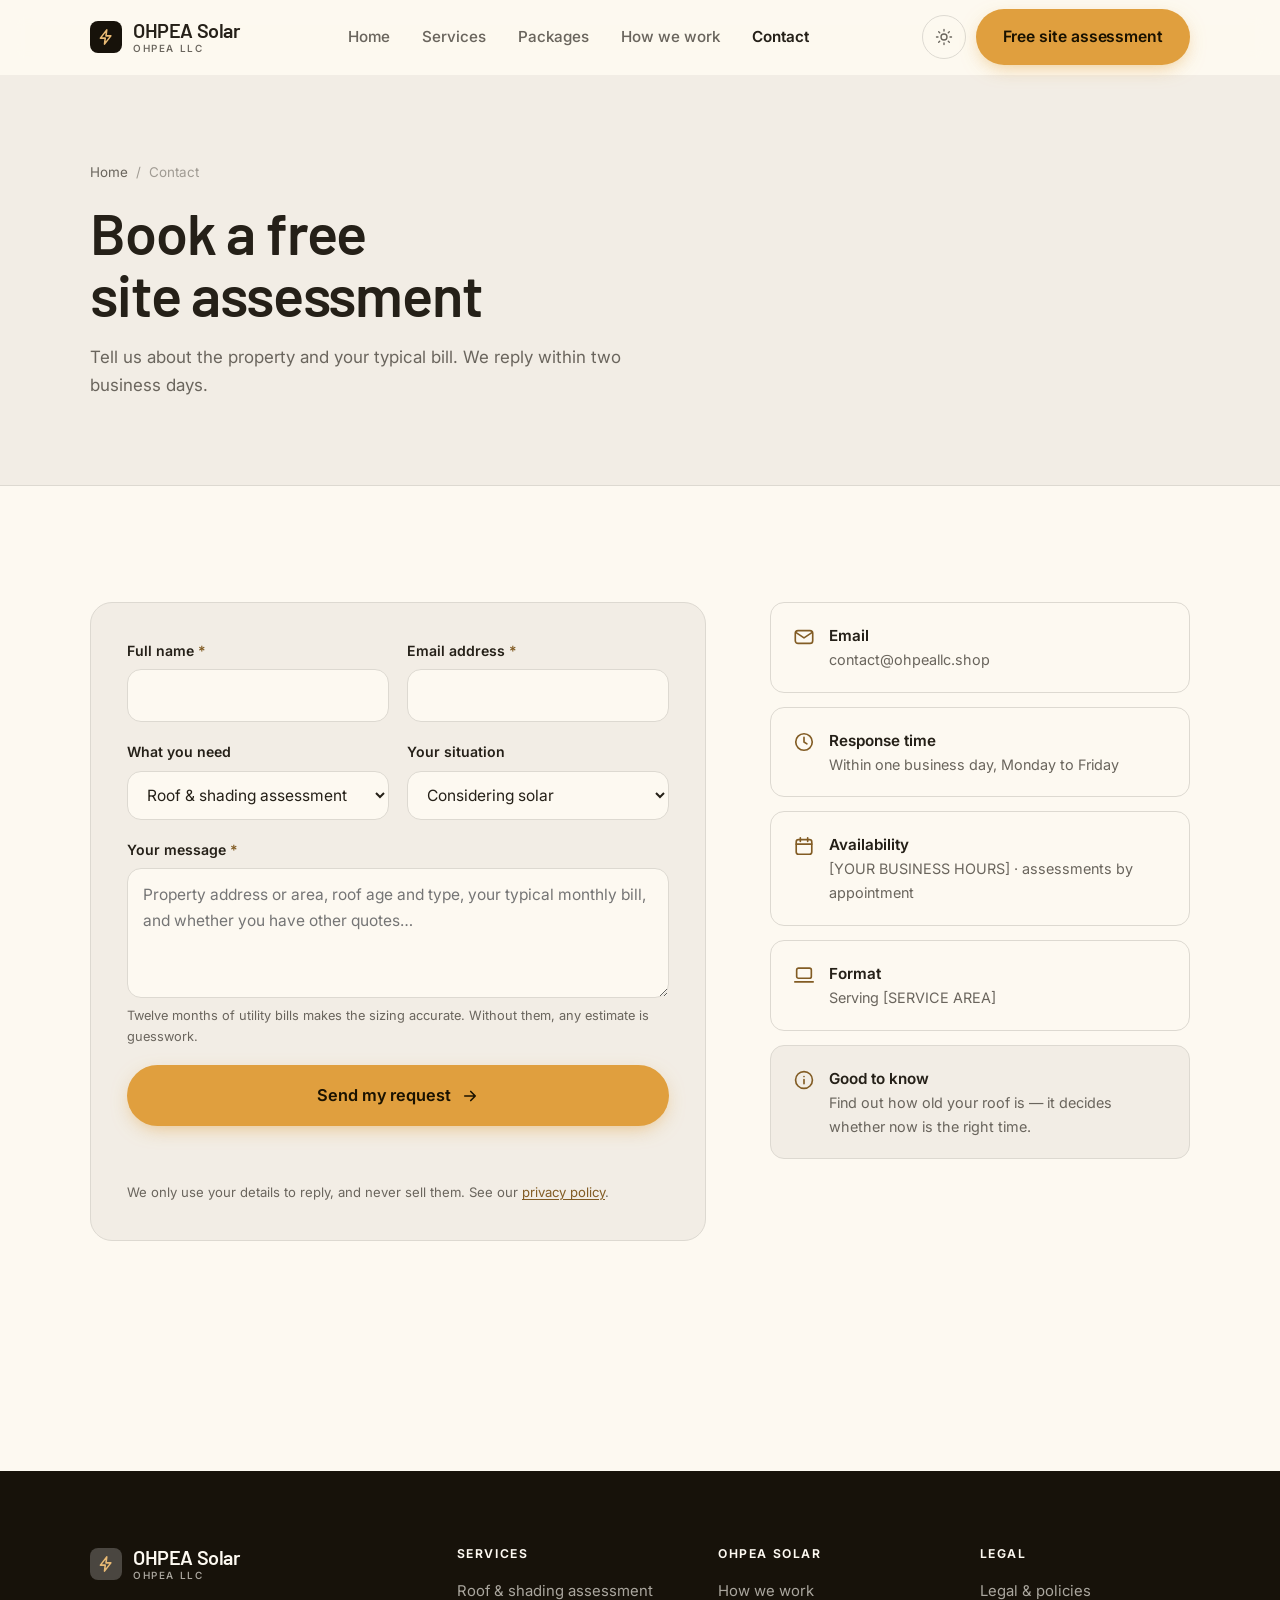
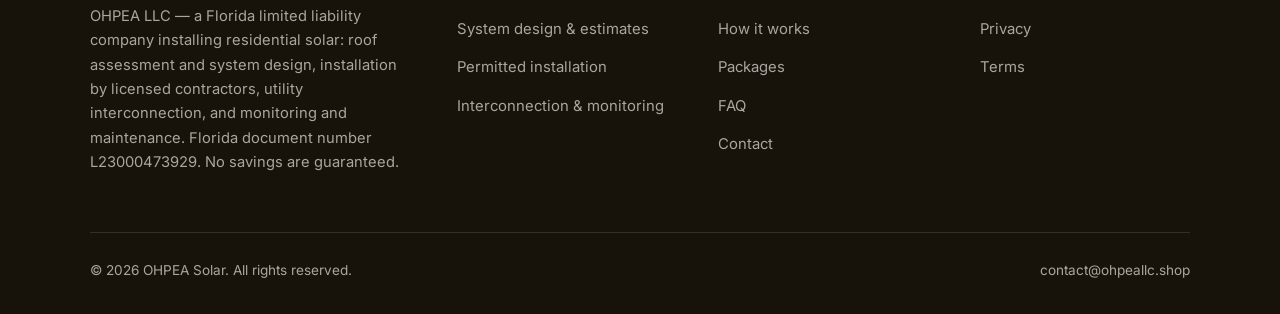
<file: contact.html>
<!DOCTYPE html>
<html lang="en" class="no-js">
<head>
<meta charset="utf-8">
<meta name="viewport" content="width=device-width, initial-scale=1">
<title>Contact — OHPEA Solar</title>
<meta name="description" content="Contact OHPEA LLC about solar. We reply within two business days.">
<link rel="canonical" href="https://ohpeallc.shop/contact.html">

<meta property="og:type" content="website">
<meta property="og:url" content="https://ohpeallc.shop/contact.html">
<meta property="og:site_name" content="OHPEA Solar">
<meta property="og:locale" content="en_US">
<meta property="og:title" content="Contact — OHPEA Solar">
<meta property="og:description" content="Contact OHPEA LLC about solar. We reply within two business days.">
<meta name="theme-color" content="#17120a">

<link rel="icon" href="assets/img/favicon.svg" type="image/svg+xml">
<link rel="preconnect" href="https://fonts.googleapis.com">
<link rel="preconnect" href="https://fonts.gstatic.com" crossorigin>
<link rel="stylesheet" href="https://fonts.googleapis.com/css2?family=Barlow:wght@400;500;600;700&family=Inter:wght@400..700&display=swap">
<link rel="stylesheet" href="assets/css/style.css">

<!-- Thème appliqué avant le premier rendu (évite le flash) -->
<script>
document.documentElement.classList.remove('no-js');
(function(){try{var t=localStorage.getItem('site-theme');if(t){document.documentElement.setAttribute('data-theme',t);}}catch(e){}})();
</script>
</head>

<body>
<a class="skip-link" href="#main">Skip to main content</a>

<header class="site-header">
  <nav class="wrap nav" aria-label="Main navigation">
    <a class="brand" href="index.html">
      <svg class="brand__mark" viewBox="0 0 64 64" aria-hidden="true">
        <rect class="bm-bg" width="64" height="64" rx="16"/>
        <g class="bm-ic" transform="translate(14 14) scale(1.5)" fill="none" stroke-width="2.1" stroke-linecap="round" stroke-linejoin="round"><path d="M13 2.5 4.5 13.5H11l-1 8 8.5-11H12z"/></g>
      </svg>
      <span>OHPEA Solar<span class="brand__sub">OHPEA LLC</span></span>
    </a>

    <ul class="nav__links" id="nav-links">
      <li><a href="index.html">Home</a></li>
      <li><a href="programs.html">Services</a></li>
      <li><a href="index.html#pricing">Packages</a></li>
      <li><a href="about.html">How we work</a></li>
      <li><a href="contact.html" aria-current="page">Contact</a></li>
      <li><a class="btn btn--primary" href="contact.html">Free site assessment</a></li>
    </ul>

    <div class="nav__cta">
      <button class="theme-toggle" type="button" aria-label="Switch to dark theme">
        <svg class="icon-sun" viewBox="0 0 24 24" fill="none" stroke="currentColor" stroke-width="1.8" stroke-linecap="round" aria-hidden="true"><circle cx="12" cy="12" r="4"/><path d="M12 2v2m0 16v2M2 12h2m16 0h2M4.9 4.9l1.4 1.4m11.4 11.4 1.4 1.4M19.1 4.9l-1.4 1.4M6.3 17.7l-1.4 1.4"/></svg>
        <svg class="icon-moon" viewBox="0 0 24 24" fill="none" stroke="currentColor" stroke-width="1.8" stroke-linecap="round" stroke-linejoin="round" aria-hidden="true"><path d="M21 12.8A9 9 0 1 1 11.2 3a7 7 0 0 0 9.8 9.8z"/></svg>
      </button>
      <a class="btn btn--primary" href="contact.html">Free site assessment</a>
      <button class="nav__toggle" type="button" aria-expanded="false" aria-controls="nav-links" aria-label="Open menu">
        <svg class="icon-open" viewBox="0 0 24 24" fill="none" stroke="currentColor" stroke-width="2" stroke-linecap="round" aria-hidden="true"><path d="M3 6h18M3 12h18M3 18h18"/></svg>
        <svg class="icon-close" viewBox="0 0 24 24" fill="none" stroke="currentColor" stroke-width="2" stroke-linecap="round" aria-hidden="true"><path d="M6 6l12 12M18 6L6 18"/></svg>
      </button>
    </div>
  </nav>
</header>

<main id="main">

<section class="page-head">
  <div class="wrap">
    <nav class="breadcrumb" aria-label="Breadcrumb">
      <a href="index.html">Home</a><span>/</span><span aria-current="page">Contact</span>
    </nav>
    <h1>Book a free site assessment</h1>
    <p>Tell us about the property and your typical bill. We reply within two business days.</p>
  </div>
</section>

<section class="section wrap">
  <div class="form-layout">

    <!--
      FORM: the action attribute holds a placeholder id. Create a free form at
      https://formspree.io and replace VOTRE_ID_FORMSPREE. Until then, the button
      opens the visitor's email app with a pre-filled message to contact@ohpeallc.shop.
    -->
    <form class="form" id="contact-form" action="https://formspree.io/f/VOTRE_ID_FORMSPREE" method="POST"
          data-email="contact@ohpeallc.shop" data-subject="Solar assessment request"
          data-msg-mail="Your email app will open with the message ready to send." data-msg-sending="Sending…"
          data-msg-ok="Thanks! Your message is on its way. We reply within one business day." data-msg-err="Sending failed. Please email us directly at">
      <div class="form__row">
        <div class="field">
          <label for="nom">Full name <span class="req" aria-hidden="true">*</span></label>
          <input type="text" id="nom" name="nom" autocomplete="name" required>
        </div>
        <div class="field">
          <label for="email">Email address <span class="req" aria-hidden="true">*</span></label>
          <input type="email" id="email" name="email" autocomplete="email" required>
        </div>
      </div>

      <div class="form__row">
        <div class="field">
          <label for="programme">What you need</label>
          <select id="programme" name="programme">
            <option>Roof &amp; shading assessment</option>
            <option>System design &amp; estimates</option>
            <option>Permitted installation</option>
            <option>Interconnection &amp; monitoring</option>
            <option>Not sure yet</option>
          </select>
        </div>
        <div class="field">
          <label for="niveau">Your situation</label>
          <select id="niveau" name="niveau">
            <option>Considering solar</option>
            <option>Comparing quotes</option>
            <option>An existing system underperforming</option>
            <option>Just want an honest opinion</option>
          </select>
        </div>
      </div>

      <div class="field">
        <label for="message">Your message <span class="req" aria-hidden="true">*</span></label>
        <textarea id="message" name="message" required placeholder="Property address or area, roof age and type, your typical monthly bill, and whether you have other quotes…"></textarea>
        <span class="field__hint">Twelve months of utility bills makes the sizing accurate. Without them, any estimate is guesswork.</span>
      </div>

      <!-- Bot trap: hidden from humans -->
      <div class="visually-hidden" aria-hidden="true">
        <label for="site-web">Leave this field empty</label>
        <input type="text" id="site-web" name="_gotcha" tabindex="-1" autocomplete="off">
      </div>

      <button class="btn btn--primary btn--lg" type="submit">Send my request <svg viewBox="0 0 24 24" fill="none" stroke="currentColor" stroke-width="2.2" stroke-linecap="round" stroke-linejoin="round" aria-hidden="true"><path d="M5 12h14M13 6l6 6-6 6"/></svg></button>

      <p id="form-status" class="form__status" role="status" aria-live="polite"></p>

      <p class="form__note">
        We only use your details to reply, and never sell them. See our <a href="legal.html#privacy">privacy policy</a>.
      </p>
    </form>

    <aside class="contact-aside">
      <div class="contact-card">
        <svg viewBox="0 0 24 24" fill="none" stroke="currentColor" stroke-width="1.8" stroke-linecap="round" stroke-linejoin="round" aria-hidden="true"><rect x="2.5" y="5" width="19" height="14" rx="3"/><path d="M3 7l9 6 9-6"/></svg>
        <div><b>Email</b><a href="mailto:contact@ohpeallc.shop">contact@ohpeallc.shop</a></div>
      </div>
      <div class="contact-card">
        <svg viewBox="0 0 24 24" fill="none" stroke="currentColor" stroke-width="1.8" stroke-linecap="round" stroke-linejoin="round" aria-hidden="true"><circle cx="12" cy="12" r="9"/><path d="M12 7v5l3.2 2"/></svg>
        <div><b>Response time</b><span>Within one business day, Monday to Friday</span></div>
      </div>
      <div class="contact-card">
        <svg viewBox="0 0 24 24" fill="none" stroke="currentColor" stroke-width="1.8" stroke-linecap="round" stroke-linejoin="round" aria-hidden="true"><rect x="3.5" y="5" width="17" height="16" rx="2.5"/><path d="M8 3v4M16 3v4M3.5 10h17"/></svg>
        <div><b>Availability</b><span>[YOUR BUSINESS HOURS] · assessments by appointment</span></div>
      </div>
      <div class="contact-card">
        <svg viewBox="0 0 24 24" fill="none" stroke="currentColor" stroke-width="1.8" stroke-linecap="round" stroke-linejoin="round" aria-hidden="true"><rect x="4" y="4.5" width="16" height="11" rx="2"/><path d="M2 19.5h20"/></svg>
        <div><b>Format</b><span>Serving [SERVICE AREA]</span></div>
      </div>
      <div class="contact-card contact-card--soft">
        <svg viewBox="0 0 24 24" fill="none" stroke="currentColor" stroke-width="1.8" stroke-linecap="round" stroke-linejoin="round" aria-hidden="true"><circle cx="12" cy="12" r="9.2"/><path d="M12 16v-4.5M12 8.2v.1"/></svg>
        <div><b>Good to know</b><span>Find out how old your roof is — it decides whether now is the right time.</span></div>
      </div>
    </aside>

  </div>
</section>

</main>

<footer class="site-footer">
  <div class="wrap">
    <div class="footer__grid">
      <div class="footer__brand">
        <a class="brand" href="index.html">
          <svg class="brand__mark" viewBox="0 0 64 64" aria-hidden="true">
        <rect class="bm-bg" width="64" height="64" rx="16"/>
        <g class="bm-ic" transform="translate(14 14) scale(1.5)" fill="none" stroke-width="2.1" stroke-linecap="round" stroke-linejoin="round"><path d="M13 2.5 4.5 13.5H11l-1 8 8.5-11H12z"/></g>
      </svg>
          <span>OHPEA Solar<span class="brand__sub">OHPEA LLC</span></span>
        </a>
        <p>OHPEA LLC — a Florida limited liability company installing residential solar: roof assessment and system design, installation by licensed contractors, utility interconnection, and monitoring and maintenance. Florida document number L23000473929. No savings are guaranteed.</p>
      </div>

      <div class="footer__col">
        <h4>Services</h4>
        <ul>
          <li><a href="programs.html#assessment">Roof &amp; shading assessment</a></li>
          <li><a href="programs.html#design">System design &amp; estimates</a></li>
          <li><a href="programs.html#install">Permitted installation</a></li>
          <li><a href="programs.html#interconnect">Interconnection &amp; monitoring</a></li>
        </ul>
      </div>

      <div class="footer__col">
        <h4>OHPEA Solar</h4>
        <ul>
          <li><a href="about.html">How we work</a></li>
          <li><a href="index.html#how-it-works">How it works</a></li>
          <li><a href="index.html#pricing">Packages</a></li>
          <li><a href="index.html#faq">FAQ</a></li>
          <li><a href="contact.html">Contact</a></li>
        </ul>
      </div>

      <div class="footer__col">
        <h4>Legal</h4>
        <ul>
          <li><a href="legal.html">Legal &amp; policies</a></li>
          <li><a href="legal.html#privacy">Privacy</a></li>
          <li><a href="legal.html#terms">Terms</a></li>
        </ul>
      </div>
    </div>

    <div class="footer__bottom">
      <p>© <span data-year>2026</span> OHPEA Solar. All rights reserved.</p>
      <p><a href="mailto:contact@ohpeallc.shop">contact@ohpeallc.shop</a></p>
    </div>
  </div>
</footer>

<script src="assets/js/main.js" defer></script>
</body>
</html>
</file>
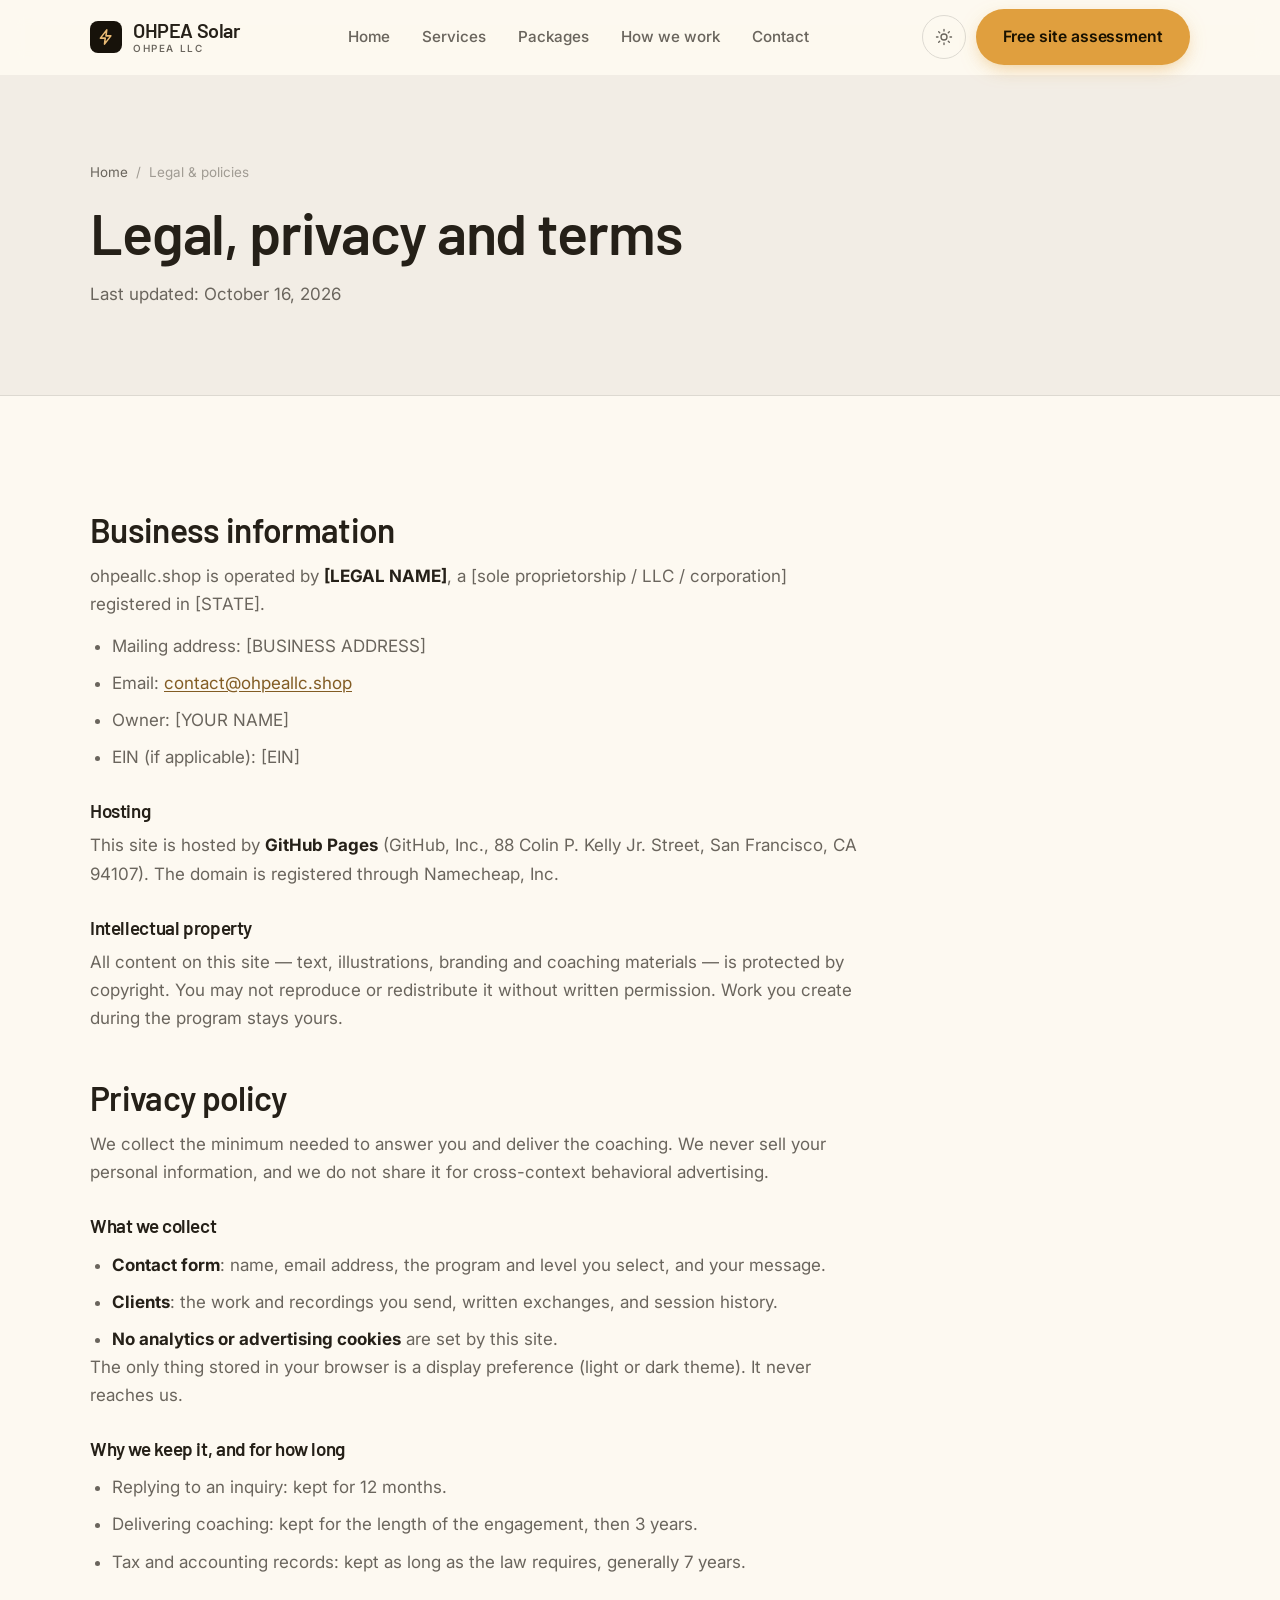
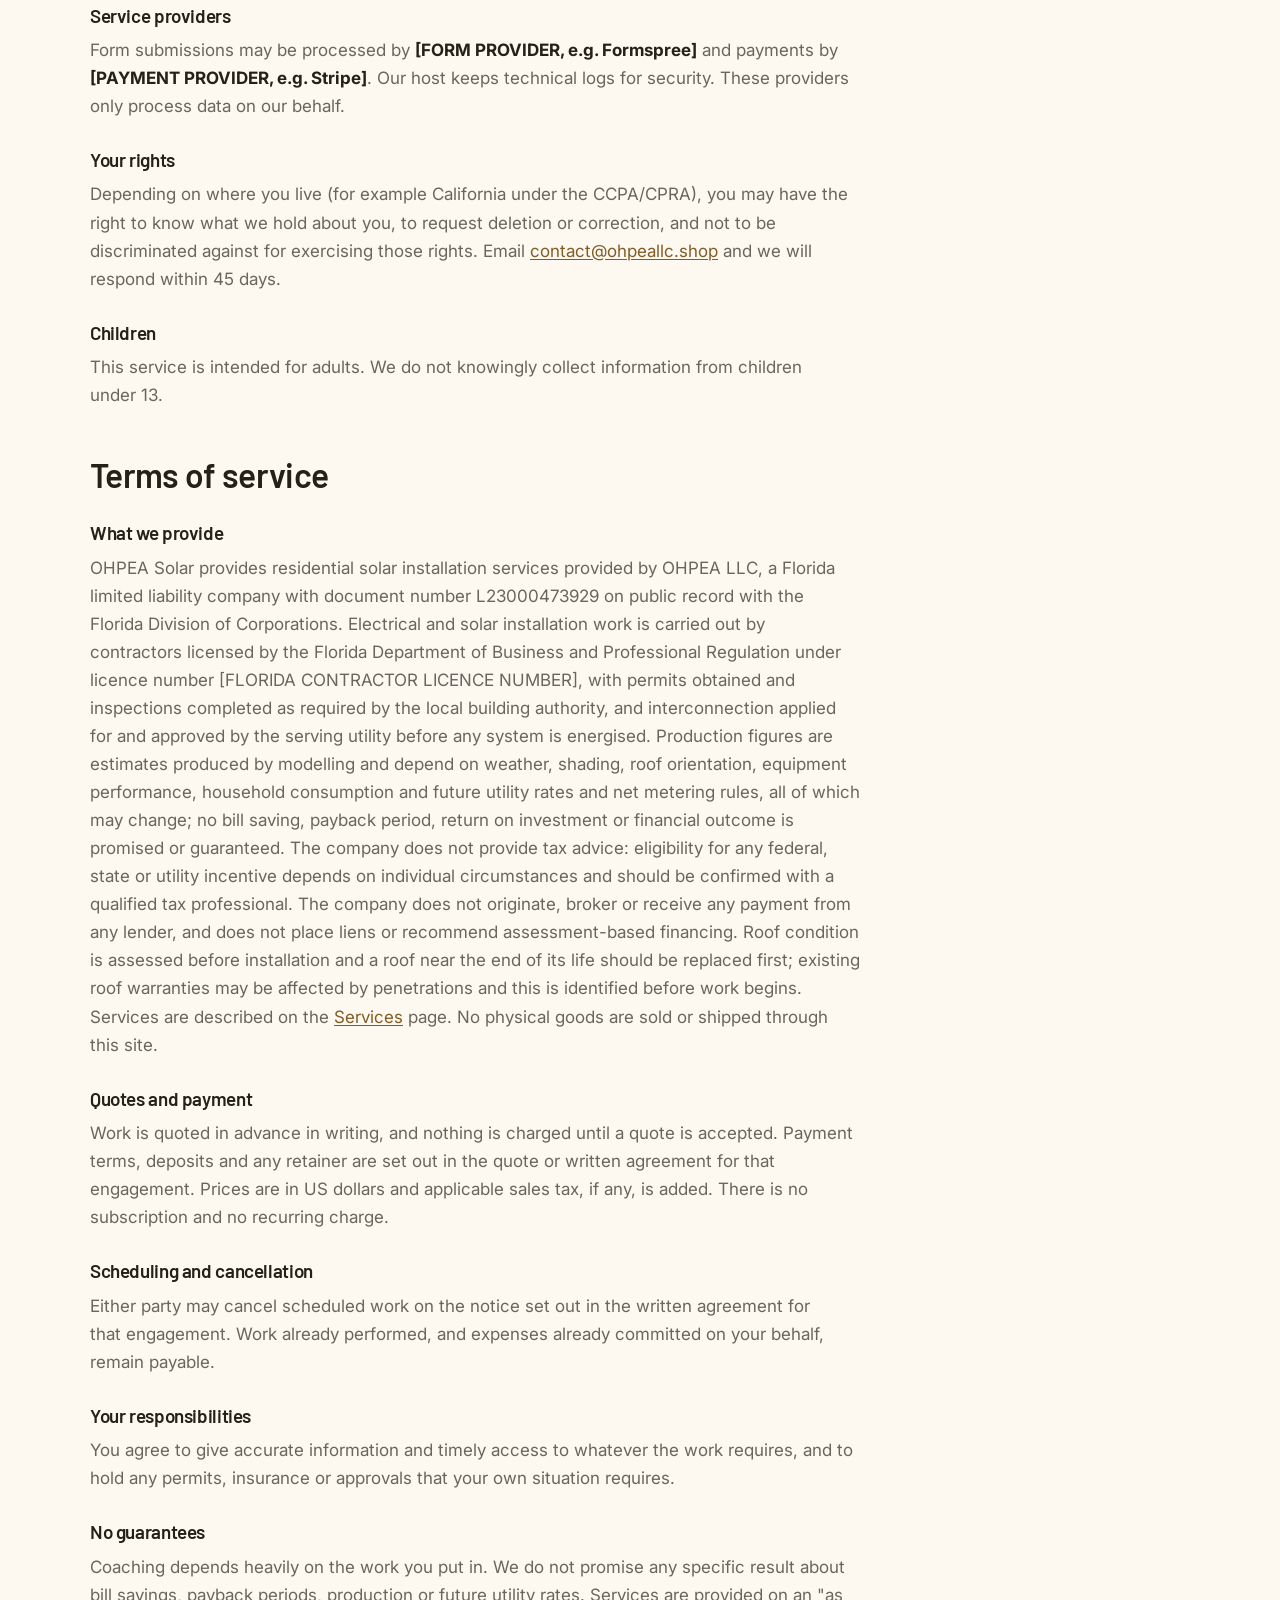
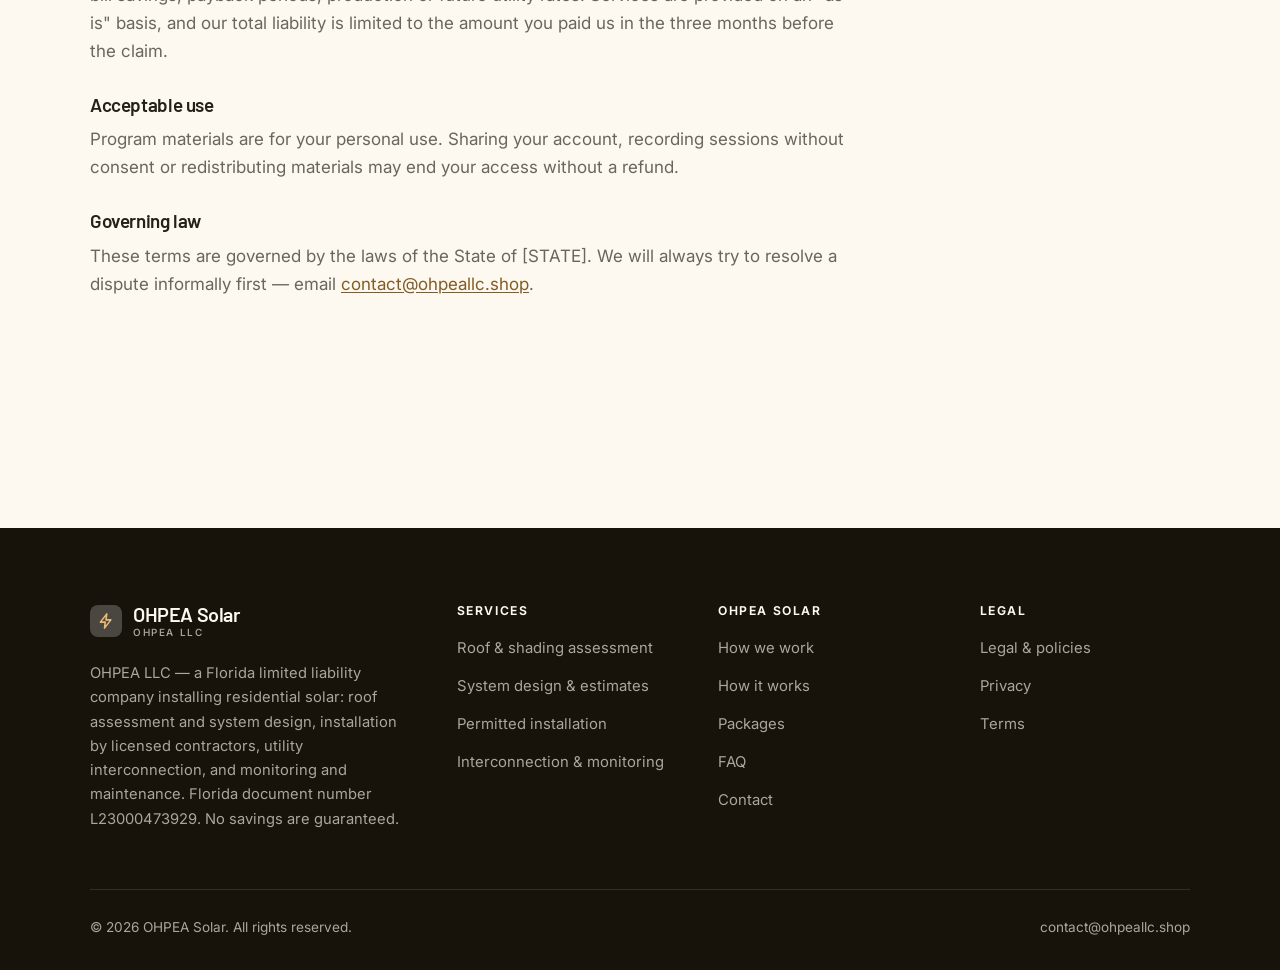
<file: legal.html>
<!DOCTYPE html>
<html lang="en" class="no-js">
<head>
<meta charset="utf-8">
<meta name="viewport" content="width=device-width, initial-scale=1">
<title>Legal, privacy and terms — OHPEA Solar</title>
<meta name="description" content="Business information, privacy policy and terms of service for OHPEA Solar.">
<meta name="robots" content="noindex">

<meta property="og:type" content="website">
<meta property="og:url" content="https://ohpeallc.shop/legal.html">
<meta property="og:site_name" content="OHPEA Solar">
<meta property="og:locale" content="en_US">
<meta property="og:title" content="Legal, privacy and terms — OHPEA Solar">
<meta property="og:description" content="Business information, privacy policy and terms of service for OHPEA Solar.">
<meta name="theme-color" content="#17120a">

<link rel="icon" href="assets/img/favicon.svg" type="image/svg+xml">
<link rel="preconnect" href="https://fonts.googleapis.com">
<link rel="preconnect" href="https://fonts.gstatic.com" crossorigin>
<link rel="stylesheet" href="https://fonts.googleapis.com/css2?family=Barlow:wght@400;500;600;700&family=Inter:wght@400..700&display=swap">
<link rel="stylesheet" href="assets/css/style.css">

<!-- Thème appliqué avant le premier rendu (évite le flash) -->
<script>
document.documentElement.classList.remove('no-js');
(function(){try{var t=localStorage.getItem('site-theme');if(t){document.documentElement.setAttribute('data-theme',t);}}catch(e){}})();
</script>
</head>

<body>
<a class="skip-link" href="#main">Skip to main content</a>

<header class="site-header">
  <nav class="wrap nav" aria-label="Main navigation">
    <a class="brand" href="index.html">
      <svg class="brand__mark" viewBox="0 0 64 64" aria-hidden="true">
        <rect class="bm-bg" width="64" height="64" rx="16"/>
        <g class="bm-ic" transform="translate(14 14) scale(1.5)" fill="none" stroke-width="2.1" stroke-linecap="round" stroke-linejoin="round"><path d="M13 2.5 4.5 13.5H11l-1 8 8.5-11H12z"/></g>
      </svg>
      <span>OHPEA Solar<span class="brand__sub">OHPEA LLC</span></span>
    </a>

    <ul class="nav__links" id="nav-links">
      <li><a href="index.html">Home</a></li>
      <li><a href="programs.html">Services</a></li>
      <li><a href="index.html#pricing">Packages</a></li>
      <li><a href="about.html">How we work</a></li>
      <li><a href="contact.html">Contact</a></li>
      <li><a class="btn btn--primary" href="contact.html">Free site assessment</a></li>
    </ul>

    <div class="nav__cta">
      <button class="theme-toggle" type="button" aria-label="Switch to dark theme">
        <svg class="icon-sun" viewBox="0 0 24 24" fill="none" stroke="currentColor" stroke-width="1.8" stroke-linecap="round" aria-hidden="true"><circle cx="12" cy="12" r="4"/><path d="M12 2v2m0 16v2M2 12h2m16 0h2M4.9 4.9l1.4 1.4m11.4 11.4 1.4 1.4M19.1 4.9l-1.4 1.4M6.3 17.7l-1.4 1.4"/></svg>
        <svg class="icon-moon" viewBox="0 0 24 24" fill="none" stroke="currentColor" stroke-width="1.8" stroke-linecap="round" stroke-linejoin="round" aria-hidden="true"><path d="M21 12.8A9 9 0 1 1 11.2 3a7 7 0 0 0 9.8 9.8z"/></svg>
      </button>
      <a class="btn btn--primary" href="contact.html">Free site assessment</a>
      <button class="nav__toggle" type="button" aria-expanded="false" aria-controls="nav-links" aria-label="Open menu">
        <svg class="icon-open" viewBox="0 0 24 24" fill="none" stroke="currentColor" stroke-width="2" stroke-linecap="round" aria-hidden="true"><path d="M3 6h18M3 12h18M3 18h18"/></svg>
        <svg class="icon-close" viewBox="0 0 24 24" fill="none" stroke="currentColor" stroke-width="2" stroke-linecap="round" aria-hidden="true"><path d="M6 6l12 12M18 6L6 18"/></svg>
      </button>
    </div>
  </nav>
</header>

<main id="main">

<section class="page-head">
  <div class="wrap">
    <nav class="breadcrumb" aria-label="Breadcrumb">
      <a href="index.html">Home</a><span>/</span><span aria-current="page">Legal &amp; policies</span>
    </nav>
    <h1>Legal, privacy and terms</h1>
    <p>Last updated: <time datetime="2026-10-16">October 16, 2026</time></p>
  </div>
</section>

<section class="section wrap">
  <div class="prose">

    <!--
      TO DO: this is a skeleton, not legal advice. Replace every [BRACKET] with
      your real details before selling, and have a lawyer review it if you can.
      Consumer protection rules differ by state.
    -->

    <h2 id="business">Business information</h2>
    <p>
      ohpeallc.shop is operated by <strong>[LEGAL NAME]</strong>, a [sole proprietorship / LLC / corporation]
      registered in [STATE].
    </p>
    <ul>
      <li>Mailing address: [BUSINESS ADDRESS]</li>
      <li>Email: <a href="mailto:contact@ohpeallc.shop">contact@ohpeallc.shop</a></li>
      <li>Owner: [YOUR NAME]</li>
      <li>EIN (if applicable): [EIN]</li>
    </ul>

    <h3>Hosting</h3>
    <p>
      This site is hosted by <strong>GitHub Pages</strong> (GitHub, Inc., 88 Colin P. Kelly Jr. Street,
      San Francisco, CA 94107). The domain is registered through Namecheap, Inc.
    </p>

    <h3>Intellectual property</h3>
    <p>
      All content on this site — text, illustrations, branding and coaching materials — is protected by
      copyright. You may not reproduce or redistribute it without written permission. Work you create during
      the program stays yours.
    </p>

    <h2 id="privacy">Privacy policy</h2>
    <p>
      We collect the minimum needed to answer you and deliver the coaching. We never sell your personal
      information, and we do not share it for cross-context behavioral advertising.
    </p>
    <h3>What we collect</h3>
    <ul>
      <li><strong>Contact form</strong>: name, email address, the program and level you select, and your message.</li>
      <li><strong>Clients</strong>: the work and recordings you send, written exchanges, and session history.</li>
      <li><strong>No analytics or advertising cookies</strong> are set by this site.</li>
    </ul>
    <p>
      The only thing stored in your browser is a display preference (light or dark theme). It never reaches us.
    </p>
    <h3>Why we keep it, and for how long</h3>
    <ul>
      <li>Replying to an inquiry: kept for 12 months.</li>
      <li>Delivering coaching: kept for the length of the engagement, then 3 years.</li>
      <li>Tax and accounting records: kept as long as the law requires, generally 7 years.</li>
    </ul>
    <h3>Service providers</h3>
    <p>
      Form submissions may be processed by <strong>[FORM PROVIDER, e.g. Formspree]</strong> and payments by
      <strong>[PAYMENT PROVIDER, e.g. Stripe]</strong>. Our host keeps technical logs for security. These
      providers only process data on our behalf.
    </p>
    <h3>Your rights</h3>
    <p>
      Depending on where you live (for example California under the CCPA/CPRA), you may have the right to
      know what we hold about you, to request deletion or correction, and not to be discriminated against for
      exercising those rights. Email <a href="mailto:contact@ohpeallc.shop">contact@ohpeallc.shop</a> and we will respond within 45 days.
    </p>
    <h3>Children</h3>
    <p>
      This service is intended for adults. We do not knowingly collect information from children under 13.
    </p>

    <h2 id="terms">Terms of service</h2>
    <h3>What we provide</h3>
    <p>
      OHPEA Solar provides residential solar installation services provided by OHPEA LLC, a Florida limited liability company with document number L23000473929 on public record with the Florida Division of Corporations. Electrical and solar installation work is carried out by contractors licensed by the Florida Department of Business and Professional Regulation under licence number [FLORIDA CONTRACTOR LICENCE NUMBER], with permits obtained and inspections completed as required by the local building authority, and interconnection applied for and approved by the serving utility before any system is energised. Production figures are estimates produced by modelling and depend on weather, shading, roof orientation, equipment performance, household consumption and future utility rates and net metering rules, all of which may change; no bill saving, payback period, return on investment or financial outcome is promised or guaranteed. The company does not provide tax advice: eligibility for any federal, state or utility incentive depends on individual circumstances and should be confirmed with a qualified tax professional. The company does not originate, broker or receive any payment from any lender, and does not place liens or recommend assessment-based financing. Roof condition is assessed before installation and a roof near the end of its life should be replaced first; existing roof warranties may be affected by penetrations and this is identified before work begins. Services are described on the
      <a href="programs.html">Services</a> page. No physical goods are sold or shipped through this site.
    </p>
    <h3>Quotes and payment</h3>
    <p>
      Work is quoted in advance in writing, and nothing is charged until a quote is accepted. Payment terms,
      deposits and any retainer are set out in the quote or written agreement for that engagement. Prices are in
      US dollars and applicable sales tax, if any, is added. There is no subscription and no recurring charge.
    </p>
    <h3>Scheduling and cancellation</h3>
    <p>
      Either party may cancel scheduled work on the notice set out in the written agreement for that engagement.
      Work already performed, and expenses already committed on your behalf, remain payable.
    </p>
    <h3>Your responsibilities</h3>
    <p>
      You agree to give accurate information and timely access to whatever the work requires, and to hold any
      permits, insurance or approvals that your own situation requires.
    </p>

    <h3>No guarantees</h3>
    <p>
      Coaching depends heavily on the work you put in. We do not promise any specific result
      about bill savings, payback periods, production or future utility rates. Services are provided on an "as is" basis, and our total
      liability is limited to the amount you paid us in the three months before the claim.
    </p>
    <h3>Acceptable use</h3>
    <p>
      Program materials are for your personal use. Sharing your account, recording sessions without consent
      or redistributing materials may end your access without a refund.
    </p>
    <h3>Governing law</h3>
    <p>
      These terms are governed by the laws of the State of [STATE]. We will always try to resolve a dispute
      informally first — email <a href="mailto:contact@ohpeallc.shop">contact@ohpeallc.shop</a>.
    </p>

  </div>
</section>

</main>

<footer class="site-footer">
  <div class="wrap">
    <div class="footer__grid">
      <div class="footer__brand">
        <a class="brand" href="index.html">
          <svg class="brand__mark" viewBox="0 0 64 64" aria-hidden="true">
        <rect class="bm-bg" width="64" height="64" rx="16"/>
        <g class="bm-ic" transform="translate(14 14) scale(1.5)" fill="none" stroke-width="2.1" stroke-linecap="round" stroke-linejoin="round"><path d="M13 2.5 4.5 13.5H11l-1 8 8.5-11H12z"/></g>
      </svg>
          <span>OHPEA Solar<span class="brand__sub">OHPEA LLC</span></span>
        </a>
        <p>OHPEA LLC — a Florida limited liability company installing residential solar: roof assessment and system design, installation by licensed contractors, utility interconnection, and monitoring and maintenance. Florida document number L23000473929. No savings are guaranteed.</p>
      </div>

      <div class="footer__col">
        <h4>Services</h4>
        <ul>
          <li><a href="programs.html#assessment">Roof &amp; shading assessment</a></li>
          <li><a href="programs.html#design">System design &amp; estimates</a></li>
          <li><a href="programs.html#install">Permitted installation</a></li>
          <li><a href="programs.html#interconnect">Interconnection &amp; monitoring</a></li>
        </ul>
      </div>

      <div class="footer__col">
        <h4>OHPEA Solar</h4>
        <ul>
          <li><a href="about.html">How we work</a></li>
          <li><a href="index.html#how-it-works">How it works</a></li>
          <li><a href="index.html#pricing">Packages</a></li>
          <li><a href="index.html#faq">FAQ</a></li>
          <li><a href="contact.html">Contact</a></li>
        </ul>
      </div>

      <div class="footer__col">
        <h4>Legal</h4>
        <ul>
          <li><a href="legal.html">Legal &amp; policies</a></li>
          <li><a href="legal.html#privacy">Privacy</a></li>
          <li><a href="legal.html#terms">Terms</a></li>
        </ul>
      </div>
    </div>

    <div class="footer__bottom">
      <p>© <span data-year>2026</span> OHPEA Solar. All rights reserved.</p>
      <p><a href="mailto:contact@ohpeallc.shop">contact@ohpeallc.shop</a></p>
    </div>
  </div>
</footer>

<script src="assets/js/main.js" defer></script>
</body>
</html>
</file>
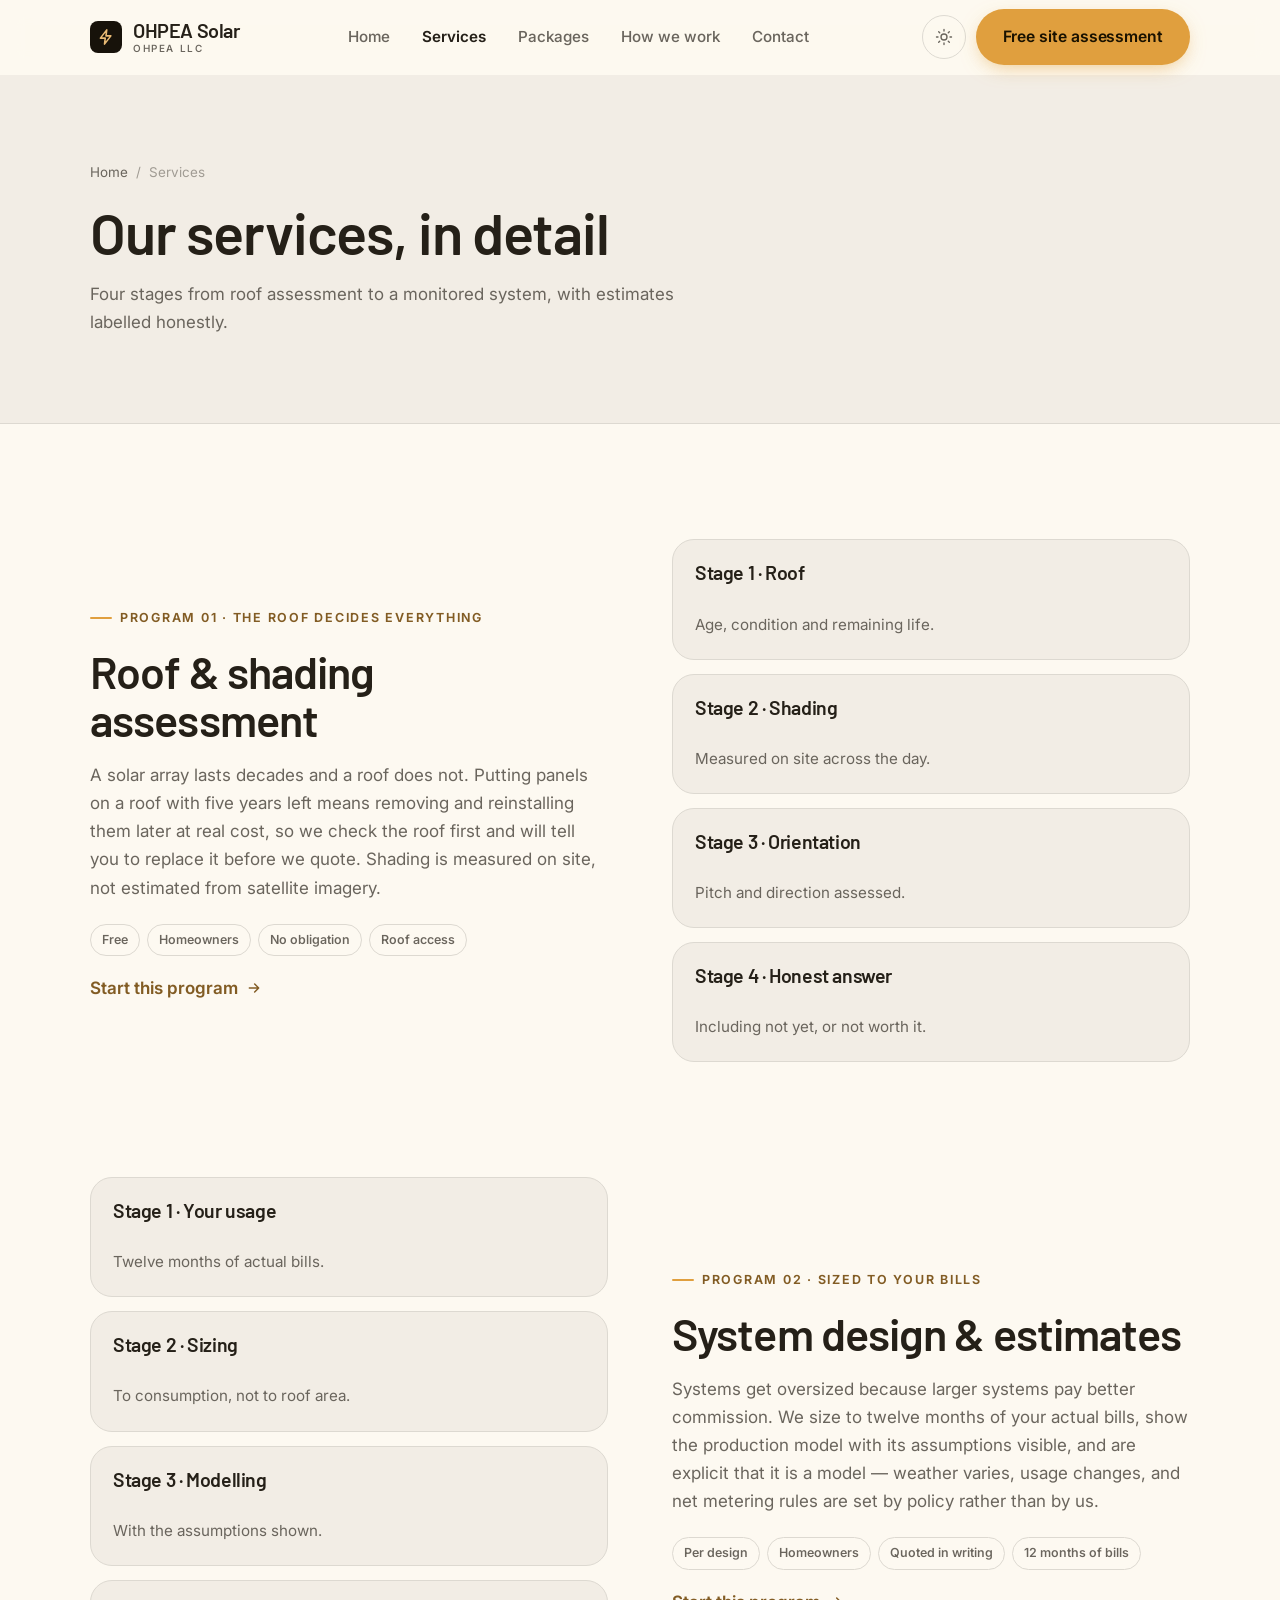
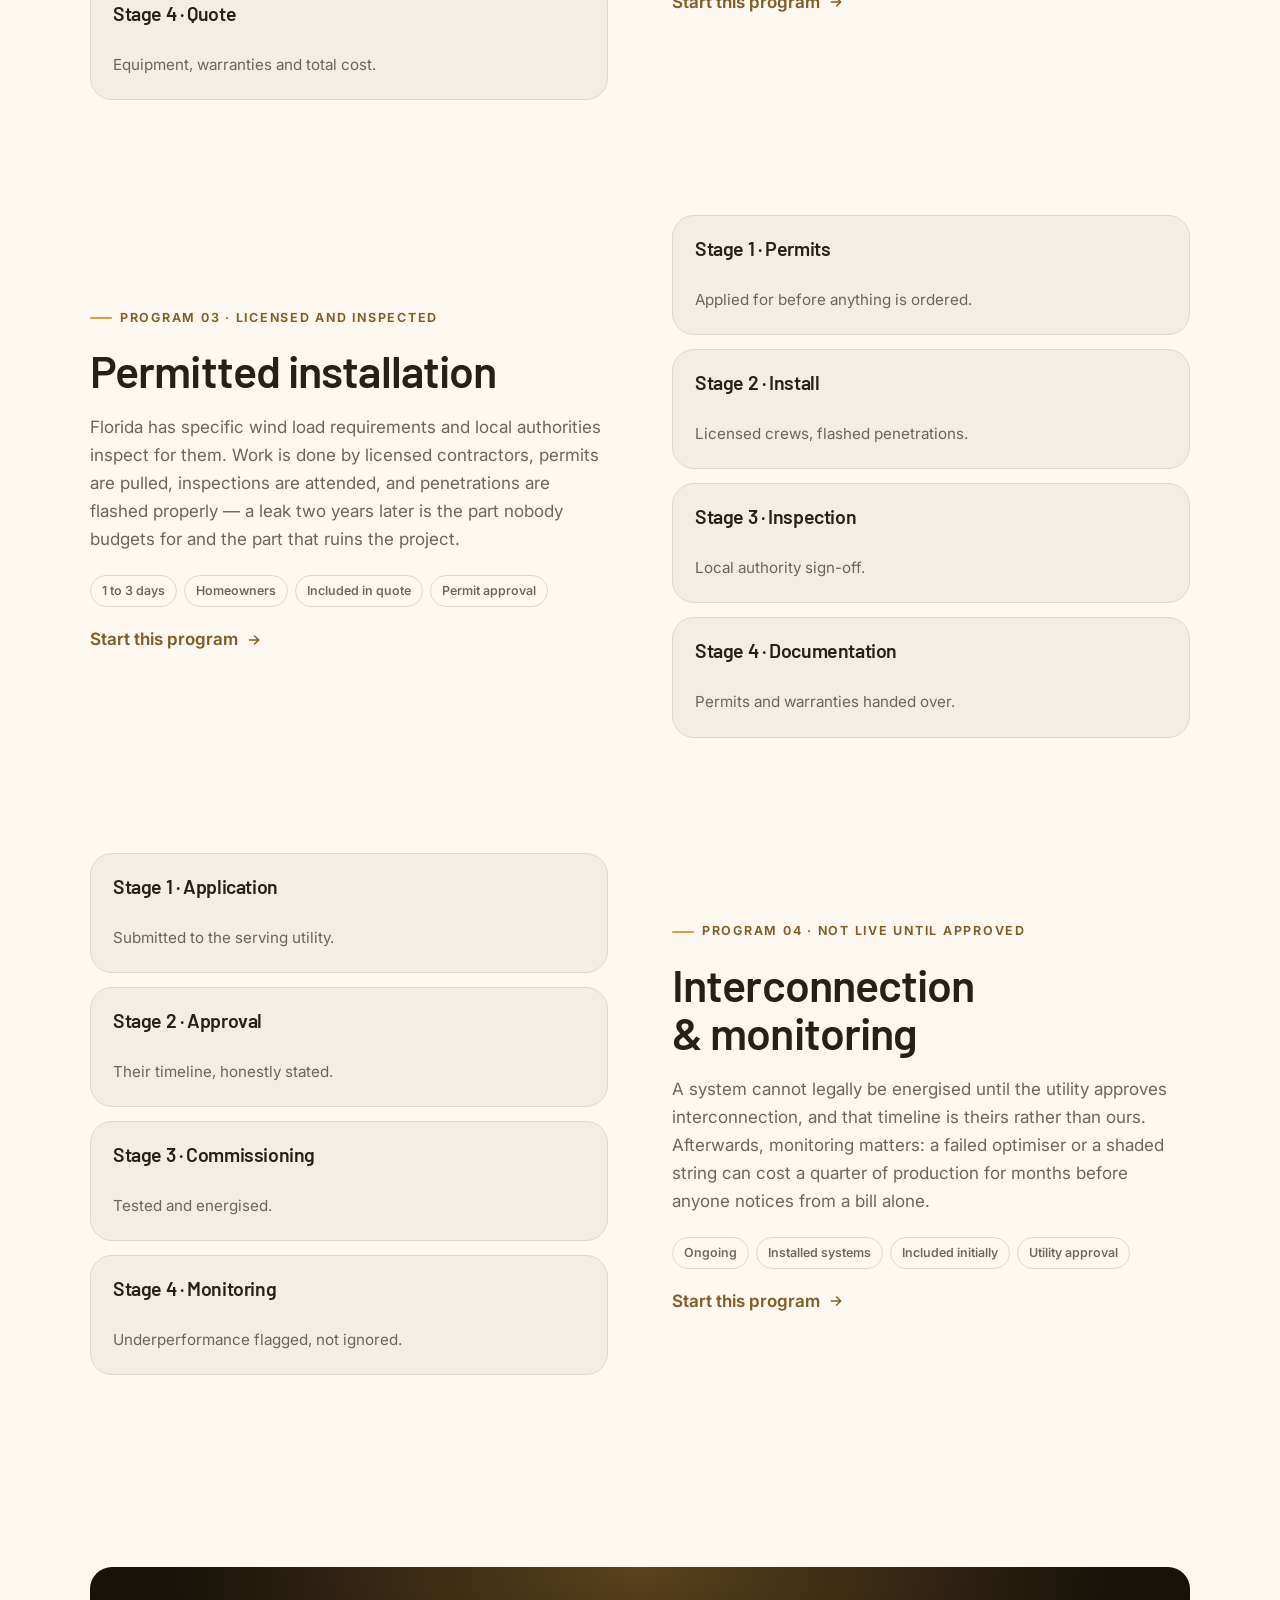
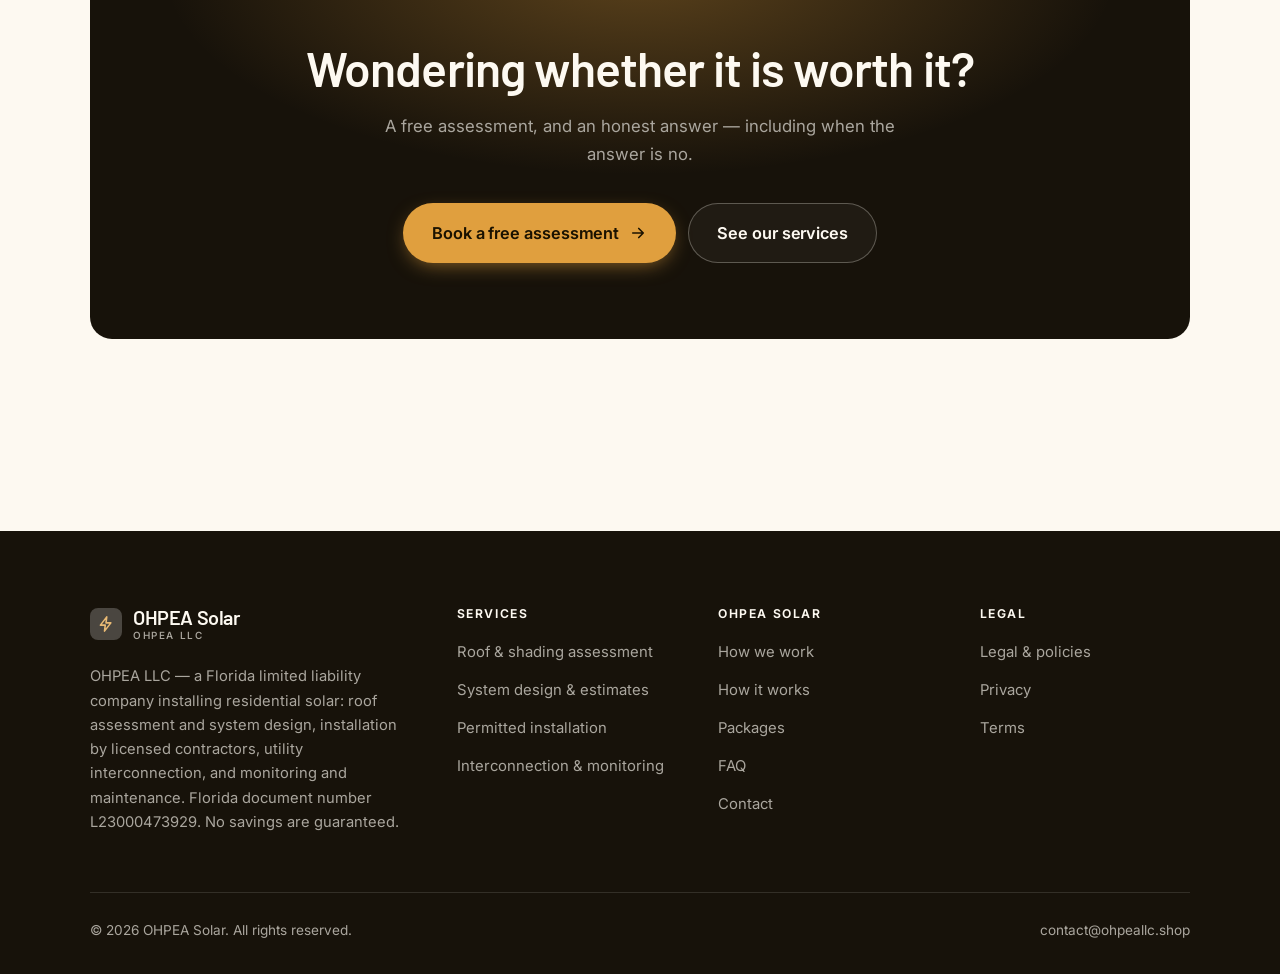
<file: programs.html>
<!DOCTYPE html>
<html lang="en" class="no-js">
<head>
<meta charset="utf-8">
<meta name="viewport" content="width=device-width, initial-scale=1">
<title>Services — OHPEA Solar</title>
<meta name="description" content="Services of OHPEA LLC: roof and shading assessment, system design and estimates, permitted installation, and interconnection and monitoring.">
<link rel="canonical" href="https://ohpeallc.shop/programs.html">

<meta property="og:type" content="website">
<meta property="og:url" content="https://ohpeallc.shop/programs.html">
<meta property="og:site_name" content="OHPEA Solar">
<meta property="og:locale" content="en_US">
<meta property="og:title" content="Services — OHPEA Solar">
<meta property="og:description" content="Services of OHPEA LLC: roof and shading assessment, system design and estimates, permitted installation, and interconnection and monitoring.">
<meta name="theme-color" content="#17120a">

<link rel="icon" href="assets/img/favicon.svg" type="image/svg+xml">
<link rel="preconnect" href="https://fonts.googleapis.com">
<link rel="preconnect" href="https://fonts.gstatic.com" crossorigin>
<link rel="stylesheet" href="https://fonts.googleapis.com/css2?family=Barlow:wght@400;500;600;700&family=Inter:wght@400..700&display=swap">
<link rel="stylesheet" href="assets/css/style.css">

<!-- Thème appliqué avant le premier rendu (évite le flash) -->
<script>
document.documentElement.classList.remove('no-js');
(function(){try{var t=localStorage.getItem('site-theme');if(t){document.documentElement.setAttribute('data-theme',t);}}catch(e){}})();
</script>
</head>

<body>
<a class="skip-link" href="#main">Skip to main content</a>

<header class="site-header">
  <nav class="wrap nav" aria-label="Main navigation">
    <a class="brand" href="index.html">
      <svg class="brand__mark" viewBox="0 0 64 64" aria-hidden="true">
        <rect class="bm-bg" width="64" height="64" rx="16"/>
        <g class="bm-ic" transform="translate(14 14) scale(1.5)" fill="none" stroke-width="2.1" stroke-linecap="round" stroke-linejoin="round"><path d="M13 2.5 4.5 13.5H11l-1 8 8.5-11H12z"/></g>
      </svg>
      <span>OHPEA Solar<span class="brand__sub">OHPEA LLC</span></span>
    </a>

    <ul class="nav__links" id="nav-links">
      <li><a href="index.html">Home</a></li>
      <li><a href="programs.html" aria-current="page">Services</a></li>
      <li><a href="index.html#pricing">Packages</a></li>
      <li><a href="about.html">How we work</a></li>
      <li><a href="contact.html">Contact</a></li>
      <li><a class="btn btn--primary" href="contact.html">Free site assessment</a></li>
    </ul>

    <div class="nav__cta">
      <button class="theme-toggle" type="button" aria-label="Switch to dark theme">
        <svg class="icon-sun" viewBox="0 0 24 24" fill="none" stroke="currentColor" stroke-width="1.8" stroke-linecap="round" aria-hidden="true"><circle cx="12" cy="12" r="4"/><path d="M12 2v2m0 16v2M2 12h2m16 0h2M4.9 4.9l1.4 1.4m11.4 11.4 1.4 1.4M19.1 4.9l-1.4 1.4M6.3 17.7l-1.4 1.4"/></svg>
        <svg class="icon-moon" viewBox="0 0 24 24" fill="none" stroke="currentColor" stroke-width="1.8" stroke-linecap="round" stroke-linejoin="round" aria-hidden="true"><path d="M21 12.8A9 9 0 1 1 11.2 3a7 7 0 0 0 9.8 9.8z"/></svg>
      </button>
      <a class="btn btn--primary" href="contact.html">Free site assessment</a>
      <button class="nav__toggle" type="button" aria-expanded="false" aria-controls="nav-links" aria-label="Open menu">
        <svg class="icon-open" viewBox="0 0 24 24" fill="none" stroke="currentColor" stroke-width="2" stroke-linecap="round" aria-hidden="true"><path d="M3 6h18M3 12h18M3 18h18"/></svg>
        <svg class="icon-close" viewBox="0 0 24 24" fill="none" stroke="currentColor" stroke-width="2" stroke-linecap="round" aria-hidden="true"><path d="M6 6l12 12M18 6L6 18"/></svg>
      </button>
    </div>
  </nav>
</header>

<main id="main">

<section class="page-head">
  <div class="wrap">
    <nav class="breadcrumb" aria-label="Breadcrumb">
      <a href="index.html">Home</a><span>/</span><span aria-current="page">Services</span>
    </nav>
    <h1>Our services, in detail</h1>
    <p>Four stages from roof assessment to a monitored system, with estimates labelled honestly.</p>
  </div>
</section>

<section class="section wrap" id="assessment">
  <div class="split reveal">
    <div>
      <span class="eyebrow">Program 01 · The roof decides everything</span>
      <h2>Roof &amp; shading assessment</h2>
      <p>A solar array lasts decades and a roof does not. Putting panels on a roof with five years left means removing and reinstalling them later at real cost, so we check the roof first and will tell you to replace it before we quote. Shading is measured on site, not estimated from satellite imagery.</p>
      <ul class="tags"><li>Free</li><li>Homeowners</li><li>No obligation</li><li>Roof access</li></ul>
      <p><a class="arrow-link" href="contact.html">Start this program <svg viewBox="0 0 24 24" fill="none" stroke="currentColor" stroke-width="2.2" stroke-linecap="round" stroke-linejoin="round" aria-hidden="true"><path d="M5 12h14M13 6l6 6-6 6"/></svg></a></p>
    </div>
    <div class="grid grid--2 grid--tight">
      <article class="card card--sm">
        <h3>Stage 1 · Roof</h3>
        <p>Age, condition and remaining life.</p>
      </article>
      <article class="card card--sm">
        <h3>Stage 2 · Shading</h3>
        <p>Measured on site across the day.</p>
      </article>
      <article class="card card--sm">
        <h3>Stage 3 · Orientation</h3>
        <p>Pitch and direction assessed.</p>
      </article>
      <article class="card card--sm">
        <h3>Stage 4 · Honest answer</h3>
        <p>Including not yet, or not worth it.</p>
      </article>
    </div>
  </div>
</section>

<section class="section section--flush wrap" id="design">
  <div class="split reveal">
    <div class="grid grid--2 grid--tight">
      <article class="card card--sm">
        <h3>Stage 1 · Your usage</h3>
        <p>Twelve months of actual bills.</p>
      </article>
      <article class="card card--sm">
        <h3>Stage 2 · Sizing</h3>
        <p>To consumption, not to roof area.</p>
      </article>
      <article class="card card--sm">
        <h3>Stage 3 · Modelling</h3>
        <p>With the assumptions shown.</p>
      </article>
      <article class="card card--sm">
        <h3>Stage 4 · Quote</h3>
        <p>Equipment, warranties and total cost.</p>
      </article>
    </div>
    <div>
      <span class="eyebrow">Program 02 · Sized to your bills</span>
      <h2>System design &amp; estimates</h2>
      <p>Systems get oversized because larger systems pay better commission. We size to twelve months of your actual bills, show the production model with its assumptions visible, and are explicit that it is a model — weather varies, usage changes, and net metering rules are set by policy rather than by us.</p>
      <ul class="tags"><li>Per design</li><li>Homeowners</li><li>Quoted in writing</li><li>12 months of bills</li></ul>
      <p><a class="arrow-link" href="contact.html">Start this program <svg viewBox="0 0 24 24" fill="none" stroke="currentColor" stroke-width="2.2" stroke-linecap="round" stroke-linejoin="round" aria-hidden="true"><path d="M5 12h14M13 6l6 6-6 6"/></svg></a></p>
    </div>
  </div>
</section>

<section class="section section--flush wrap" id="install">
  <div class="split reveal">
    <div>
      <span class="eyebrow">Program 03 · Licensed and inspected</span>
      <h2>Permitted installation</h2>
      <p>Florida has specific wind load requirements and local authorities inspect for them. Work is done by licensed contractors, permits are pulled, inspections are attended, and penetrations are flashed properly — a leak two years later is the part nobody budgets for and the part that ruins the project.</p>
      <ul class="tags"><li>1 to 3 days</li><li>Homeowners</li><li>Included in quote</li><li>Permit approval</li></ul>
      <p><a class="arrow-link" href="contact.html">Start this program <svg viewBox="0 0 24 24" fill="none" stroke="currentColor" stroke-width="2.2" stroke-linecap="round" stroke-linejoin="round" aria-hidden="true"><path d="M5 12h14M13 6l6 6-6 6"/></svg></a></p>
    </div>
    <div class="grid grid--2 grid--tight">
      <article class="card card--sm">
        <h3>Stage 1 · Permits</h3>
        <p>Applied for before anything is ordered.</p>
      </article>
      <article class="card card--sm">
        <h3>Stage 2 · Install</h3>
        <p>Licensed crews, flashed penetrations.</p>
      </article>
      <article class="card card--sm">
        <h3>Stage 3 · Inspection</h3>
        <p>Local authority sign-off.</p>
      </article>
      <article class="card card--sm">
        <h3>Stage 4 · Documentation</h3>
        <p>Permits and warranties handed over.</p>
      </article>
    </div>
  </div>
</section>

<section class="section section--flush wrap" id="interconnect">
  <div class="split reveal">
    <div class="grid grid--2 grid--tight">
      <article class="card card--sm">
        <h3>Stage 1 · Application</h3>
        <p>Submitted to the serving utility.</p>
      </article>
      <article class="card card--sm">
        <h3>Stage 2 · Approval</h3>
        <p>Their timeline, honestly stated.</p>
      </article>
      <article class="card card--sm">
        <h3>Stage 3 · Commissioning</h3>
        <p>Tested and energised.</p>
      </article>
      <article class="card card--sm">
        <h3>Stage 4 · Monitoring</h3>
        <p>Underperformance flagged, not ignored.</p>
      </article>
    </div>
    <div>
      <span class="eyebrow">Program 04 · Not live until approved</span>
      <h2>Interconnection &amp; monitoring</h2>
      <p>A system cannot legally be energised until the utility approves interconnection, and that timeline is theirs rather than ours. Afterwards, monitoring matters: a failed optimiser or a shaded string can cost a quarter of production for months before anyone notices from a bill alone.</p>
      <ul class="tags"><li>Ongoing</li><li>Installed systems</li><li>Included initially</li><li>Utility approval</li></ul>
      <p><a class="arrow-link" href="contact.html">Start this program <svg viewBox="0 0 24 24" fill="none" stroke="currentColor" stroke-width="2.2" stroke-linecap="round" stroke-linejoin="round" aria-hidden="true"><path d="M5 12h14M13 6l6 6-6 6"/></svg></a></p>
    </div>
  </div>
</section>

<section class="wrap section--tight">
  <div class="cta-band reveal">
    <h2>Wondering whether it is worth it?</h2>
    <p>A free assessment, and an honest answer — including when the answer is no.</p>
    <div class="hero__actions">
      <a class="btn btn--primary btn--lg" href="contact.html">Book a free assessment <svg viewBox="0 0 24 24" fill="none" stroke="currentColor" stroke-width="2.2" stroke-linecap="round" stroke-linejoin="round" aria-hidden="true"><path d="M5 12h14M13 6l6 6-6 6"/></svg></a>
      <a class="btn btn--on-dark btn--lg" href="programs.html">See our services</a>
    </div>
  </div>
</section>

</main>

<footer class="site-footer">
  <div class="wrap">
    <div class="footer__grid">
      <div class="footer__brand">
        <a class="brand" href="index.html">
          <svg class="brand__mark" viewBox="0 0 64 64" aria-hidden="true">
        <rect class="bm-bg" width="64" height="64" rx="16"/>
        <g class="bm-ic" transform="translate(14 14) scale(1.5)" fill="none" stroke-width="2.1" stroke-linecap="round" stroke-linejoin="round"><path d="M13 2.5 4.5 13.5H11l-1 8 8.5-11H12z"/></g>
      </svg>
          <span>OHPEA Solar<span class="brand__sub">OHPEA LLC</span></span>
        </a>
        <p>OHPEA LLC — a Florida limited liability company installing residential solar: roof assessment and system design, installation by licensed contractors, utility interconnection, and monitoring and maintenance. Florida document number L23000473929. No savings are guaranteed.</p>
      </div>

      <div class="footer__col">
        <h4>Services</h4>
        <ul>
          <li><a href="programs.html#assessment">Roof &amp; shading assessment</a></li>
          <li><a href="programs.html#design">System design &amp; estimates</a></li>
          <li><a href="programs.html#install">Permitted installation</a></li>
          <li><a href="programs.html#interconnect">Interconnection &amp; monitoring</a></li>
        </ul>
      </div>

      <div class="footer__col">
        <h4>OHPEA Solar</h4>
        <ul>
          <li><a href="about.html">How we work</a></li>
          <li><a href="index.html#how-it-works">How it works</a></li>
          <li><a href="index.html#pricing">Packages</a></li>
          <li><a href="index.html#faq">FAQ</a></li>
          <li><a href="contact.html">Contact</a></li>
        </ul>
      </div>

      <div class="footer__col">
        <h4>Legal</h4>
        <ul>
          <li><a href="legal.html">Legal &amp; policies</a></li>
          <li><a href="legal.html#privacy">Privacy</a></li>
          <li><a href="legal.html#terms">Terms</a></li>
        </ul>
      </div>
    </div>

    <div class="footer__bottom">
      <p>© <span data-year>2026</span> OHPEA Solar. All rights reserved.</p>
      <p><a href="mailto:contact@ohpeallc.shop">contact@ohpeallc.shop</a></p>
    </div>
  </div>
</footer>

<script src="assets/js/main.js" defer></script>
</body>
</html>
</file>
<file: assets/css/style.css>
/* OHPEA Solar — couleurs et polices de la marque.
   Modifier ces valeurs suffit à changer l'identité visuelle de tout le site. */
:root {
  --c-accent:    #e09f3e;
  --c-on-accent: #1a1200;
  --c-ink:       #17120a;
  --c-paper:     #fdf9f1;

  --accent-ink-light: color-mix(in srgb, var(--c-accent) 58%, black);
  --accent-on-dark:   color-mix(in srgb, var(--c-accent) 72%, white);

  --font-display: "Barlow", system-ui, -apple-system, "Segoe UI", sans-serif;
  --font-body: "Inter", system-ui, -apple-system, "Segoe UI", sans-serif;
  --display-weight: 600;
  --display-tracking: -.02em;
}

/* ==========================================================================
   Feuille de style commune aux sites de coaching
   Les couleurs de marque (--c-accent, --c-on-accent, --c-ink, --c-paper) et
   les polices sont définies juste au-dessus, par site. Tout le reste en dérive.
   ========================================================================== */

/* --------------------------------------------------------------------------
   1. Tokens dérivés
   -------------------------------------------------------------------------- */

:root {
  /* Thème clair */
  --paper:      var(--c-paper);
  --paper-2:    color-mix(in srgb, var(--c-paper) 95%, var(--c-ink));
  --paper-3:    color-mix(in srgb, var(--c-paper) 89%, var(--c-ink));
  --line:       color-mix(in srgb, var(--c-paper) 86%, var(--c-ink));
  --text:       color-mix(in srgb, var(--c-ink) 94%, var(--c-paper));
  --muted:      color-mix(in srgb, var(--c-ink) 64%, var(--c-paper));
  --accent:     var(--c-accent);
  --accent-600: color-mix(in srgb, var(--c-accent) 86%, black);
  --accent-ink: var(--accent-ink-light);
  --on-accent:  var(--c-on-accent);
  --ink:        var(--c-ink);
  --ink-soft:   color-mix(in srgb, var(--c-ink) 90%, white);
  --on-ink:     var(--c-paper);
  --on-ink-mut: color-mix(in srgb, var(--c-paper) 64%, var(--c-ink));
  --brand-bg:   var(--c-ink);

  /* Rayons */
  --r-sm: 8px;
  --r-md: 14px;
  --r-lg: 22px;
  --r-full: 999px;

  /* Ombres */
  --sh-1: 0 1px 2px rgba(0, 0, 0, .05), 0 2px 8px rgba(0, 0, 0, .04);
  --sh-2: 0 2px 4px rgba(0, 0, 0, .05), 0 12px 32px rgba(0, 0, 0, .09);
  --sh-3: 0 4px 8px rgba(0, 0, 0, .06), 0 24px 56px rgba(0, 0, 0, .14);

  /* Rythme */
  --gutter: clamp(16px, 4vw, 40px);
  --maxw: 1180px;
  --section-y: clamp(64px, 9vw, 124px);

  --ease: cubic-bezier(.22, .61, .36, 1);
}

/* Thème sombre — suit le système, sauf si l'utilisateur a choisi « clair » */
@media (prefers-color-scheme: dark) {
  :root:not([data-theme="light"]) {
    --paper:      var(--c-ink);
    --paper-2:    color-mix(in srgb, var(--c-ink) 92%, white);
    --paper-3:    color-mix(in srgb, var(--c-ink) 86%, white);
    --line:       color-mix(in srgb, var(--c-ink) 80%, white);
    --text:       color-mix(in srgb, var(--c-paper) 94%, var(--c-ink));
    --muted:      color-mix(in srgb, var(--c-paper) 66%, var(--c-ink));
    --accent-ink: var(--accent-on-dark);
    --ink:        color-mix(in srgb, var(--c-ink) 72%, black);
    --brand-bg:   color-mix(in srgb, var(--c-ink) 80%, white);
    --sh-1: 0 1px 2px rgba(0, 0, 0, .4), 0 2px 8px rgba(0, 0, 0, .3);
    --sh-2: 0 2px 4px rgba(0, 0, 0, .4), 0 12px 32px rgba(0, 0, 0, .45);
    --sh-3: 0 4px 8px rgba(0, 0, 0, .45), 0 24px 56px rgba(0, 0, 0, .55);
  }
}

/* Thème sombre — choix explicite */
:root[data-theme="dark"] {
  --paper:      var(--c-ink);
  --paper-2:    color-mix(in srgb, var(--c-ink) 92%, white);
  --paper-3:    color-mix(in srgb, var(--c-ink) 86%, white);
  --line:       color-mix(in srgb, var(--c-ink) 80%, white);
  --text:       color-mix(in srgb, var(--c-paper) 94%, var(--c-ink));
  --muted:      color-mix(in srgb, var(--c-paper) 66%, var(--c-ink));
  --accent-ink: var(--accent-on-dark);
  --ink:        color-mix(in srgb, var(--c-ink) 72%, black);
  --brand-bg:   color-mix(in srgb, var(--c-ink) 80%, white);
  --sh-1: 0 1px 2px rgba(0, 0, 0, .4), 0 2px 8px rgba(0, 0, 0, .3);
  --sh-2: 0 2px 4px rgba(0, 0, 0, .4), 0 12px 32px rgba(0, 0, 0, .45);
  --sh-3: 0 4px 8px rgba(0, 0, 0, .45), 0 24px 56px rgba(0, 0, 0, .55);
}

/* --------------------------------------------------------------------------
   2. Reset / base
   -------------------------------------------------------------------------- */

*, *::before, *::after { box-sizing: border-box; }

* { margin: 0; }

html {
  -webkit-text-size-adjust: 100%;
  scroll-behavior: smooth;
  scroll-padding-top: 88px;
}

body {
  background: var(--paper);
  color: var(--text);
  font-family: var(--font-body);
  font-size: 17px;
  line-height: 1.65;
  -webkit-font-smoothing: antialiased;
  text-rendering: optimizeLegibility;
  overflow-x: hidden;
}

img, svg, video { display: block; max-width: 100%; height: auto; }

a { color: inherit; text-decoration: none; }

button, input, textarea, select { font: inherit; color: inherit; }

h1, h2, h3, h4 {
  font-family: var(--font-display);
  font-weight: var(--display-weight);
  line-height: 1.08;
  letter-spacing: var(--display-tracking);
  text-wrap: balance;
}

p { text-wrap: pretty; }

:focus-visible {
  outline: 3px solid var(--accent);
  outline-offset: 3px;
  border-radius: 4px;
}

::selection { background: var(--accent); color: var(--on-accent); }

/* --------------------------------------------------------------------------
   3. Utilitaires de mise en page
   -------------------------------------------------------------------------- */

.wrap {
  width: 100%;
  max-width: var(--maxw);
  margin-inline: auto;
  padding-inline: var(--gutter);
}

.section { padding-block: var(--section-y); }
.section--flush { padding-top: 0; }
.section--tight { padding-block: clamp(48px, 6vw, 80px); }

.skip-link {
  position: absolute;
  left: 12px;
  top: -100px;
  z-index: 200;
  background: var(--accent);
  color: var(--on-accent);
  padding: 12px 20px;
  border-radius: var(--r-sm);
  font-weight: 600;
  transition: top .2s var(--ease);
}
.skip-link:focus { top: 12px; }

.eyebrow {
  display: inline-flex;
  align-items: center;
  gap: 8px;
  font-size: .78rem;
  font-weight: 650;
  letter-spacing: .14em;
  text-transform: uppercase;
  color: var(--accent-ink);
  margin-bottom: 18px;
}
.eyebrow::before {
  content: "";
  width: 22px;
  height: 2px;
  background: var(--accent);
  border-radius: 2px;
}

.section-head { max-width: 62ch; margin-bottom: clamp(36px, 5vw, 60px); }
.section-head h2 { font-size: clamp(2rem, 4.4vw, 3.1rem); }
.section-head p {
  margin-top: 18px;
  color: var(--muted);
  font-size: clamp(1rem, 1.6vw, 1.12rem);
  max-width: 58ch;
}

.section-head--center { margin-inline: auto; text-align: center; }
.section-head--center .eyebrow { justify-content: center; }
.section-head--center p { margin-inline: auto; }

/* --------------------------------------------------------------------------
   4. Boutons
   -------------------------------------------------------------------------- */

.btn {
  display: inline-flex;
  align-items: center;
  justify-content: center;
  gap: 10px;
  padding: 14px 26px;
  border: 1px solid transparent;
  border-radius: var(--r-full);
  font-weight: 620;
  font-size: .98rem;
  letter-spacing: -.005em;
  cursor: pointer;
  white-space: nowrap;
  transition: transform .18s var(--ease), background-color .18s var(--ease),
              border-color .18s var(--ease), box-shadow .18s var(--ease), color .18s var(--ease);
}
.btn:hover { transform: translateY(-2px); }
.btn:active { transform: translateY(0); }

.btn--primary {
  background: var(--accent);
  color: var(--on-accent);
  box-shadow: 0 6px 20px -6px color-mix(in srgb, var(--c-accent) 65%, transparent);
}
.btn--primary:hover {
  background: var(--accent-600);
  box-shadow: 0 12px 28px -8px color-mix(in srgb, var(--c-accent) 70%, transparent);
}

.btn--ghost {
  border-color: var(--line);
  background: transparent;
  color: var(--text);
}
.btn--ghost:hover { border-color: var(--accent); color: var(--accent-ink); }

.btn--on-dark {
  border-color: color-mix(in srgb, var(--c-paper) 28%, transparent);
  color: var(--on-ink);
  background: color-mix(in srgb, var(--c-paper) 4%, transparent);
}
.btn--on-dark:hover {
  border-color: color-mix(in srgb, var(--c-paper) 60%, transparent);
  background: color-mix(in srgb, var(--c-paper) 10%, transparent);
}

.btn--lg { padding: 16px 28px; font-size: 1.02rem; }
.btn--block { width: 100%; }

.btn svg { width: 18px; height: 18px; flex: none; }

@media (max-width: 420px) {
  .btn--lg { padding: 15px 22px; font-size: 1rem; white-space: normal; text-align: center; }
}

/* Lien fléché */
.arrow-link {
  display: inline-flex;
  align-items: center;
  gap: 8px;
  font-weight: 620;
  color: var(--accent-ink);
}
.arrow-link svg { width: 16px; height: 16px; transition: transform .18s var(--ease); }
.arrow-link:hover svg { transform: translateX(4px); }

/* --------------------------------------------------------------------------
   5. En-tête / navigation
   -------------------------------------------------------------------------- */

.site-header {
  position: sticky;
  top: 0;
  z-index: 100;
  background: color-mix(in srgb, var(--paper) 82%, transparent);
  backdrop-filter: saturate(180%) blur(14px);
  -webkit-backdrop-filter: saturate(180%) blur(14px);
  border-bottom: 1px solid transparent;
  transition: border-color .25s var(--ease), background-color .25s var(--ease);
}
.site-header.is-stuck {
  border-bottom-color: var(--line);
  background: color-mix(in srgb, var(--paper) 94%, transparent);
}

.nav {
  display: flex;
  align-items: center;
  justify-content: space-between;
  gap: 24px;
  height: 74px;
}

.brand {
  display: inline-flex;
  align-items: center;
  gap: 11px;
  font-family: var(--font-display);
  font-weight: var(--display-weight);
  font-size: 1.24rem;
  letter-spacing: var(--display-tracking);
  flex: none;
  line-height: 1.1;
}
.brand__mark { width: 32px; height: 32px; flex: none; }
.brand__mark .bm-bg { fill: var(--brand-bg); }
.brand__mark .bm-ic { stroke: var(--accent-on-dark); color: var(--accent-on-dark); }
.brand__sub {
  display: block;
  font-family: var(--font-body);
  font-size: .62rem;
  font-weight: 550;
  letter-spacing: .16em;
  text-transform: uppercase;
  color: var(--muted);
  margin-top: 1px;
}

.nav__links {
  display: flex;
  align-items: center;
  gap: 4px;
  list-style: none;
  padding: 0;
}
.nav__links a {
  display: block;
  padding: 9px 14px;
  border-radius: var(--r-full);
  font-size: .95rem;
  font-weight: 520;
  color: var(--muted);
  transition: color .16s var(--ease), background-color .16s var(--ease);
}
.nav__links a:hover { color: var(--text); background: var(--paper-2); }
.nav__links a[aria-current="page"] { color: var(--text); font-weight: 620; }
.nav__links .btn { display: none; }

.nav__cta { display: flex; align-items: center; gap: 10px; flex: none; }

.nav__toggle {
  display: none;
  width: 44px;
  height: 44px;
  align-items: center;
  justify-content: center;
  background: transparent;
  border: 1px solid var(--line);
  border-radius: var(--r-full);
  cursor: pointer;
}
.nav__toggle svg { width: 20px; height: 20px; }
.nav__toggle .icon-close { display: none; }
.nav__toggle[aria-expanded="true"] .icon-open { display: none; }
.nav__toggle[aria-expanded="true"] .icon-close { display: block; }

@media (max-width: 900px) {
  .nav__links, .nav__cta .btn { display: none; }
  .nav__toggle { display: inline-flex; }

  .nav__links {
    position: fixed;
    inset: 74px 0 auto;
    flex-direction: column;
    align-items: stretch;
    gap: 2px;
    padding: 20px var(--gutter) 32px;
    background: var(--paper);
    border-bottom: 1px solid var(--line);
    box-shadow: var(--sh-2);
  }
  .nav__links.is-open { display: flex; }
  .nav__links a { padding: 14px 4px; font-size: 1.1rem; border-radius: var(--r-sm); }
  .nav__links a.btn { display: inline-flex; margin-top: 14px; padding: 14px 26px; color: var(--on-accent); }
}

@media (max-width: 380px) {
  .brand__sub { display: none; }
}

/* Bouton de thème */
.theme-toggle {
  width: 44px;
  height: 44px;
  display: inline-flex;
  align-items: center;
  justify-content: center;
  background: transparent;
  border: 1px solid var(--line);
  border-radius: var(--r-full);
  cursor: pointer;
  color: var(--muted);
  transition: color .16s var(--ease), border-color .16s var(--ease);
}
.theme-toggle:hover { color: var(--text); border-color: var(--accent); }
.theme-toggle svg { width: 18px; height: 18px; }
.theme-toggle .icon-moon { display: none; }
:root[data-theme="dark"] .theme-toggle .icon-sun { display: none; }
:root[data-theme="dark"] .theme-toggle .icon-moon { display: block; }
@media (prefers-color-scheme: dark) {
  :root:not([data-theme="light"]) .theme-toggle .icon-sun { display: none; }
  :root:not([data-theme="light"]) .theme-toggle .icon-moon { display: block; }
}

/* --------------------------------------------------------------------------
   6. Hero
   -------------------------------------------------------------------------- */

.hero {
  position: relative;
  background: var(--ink);
  color: var(--on-ink);
  overflow: hidden;
  isolation: isolate;
}

/* Halo de couleur + grain léger */
.hero::before {
  content: "";
  position: absolute;
  inset: -30% -10% auto;
  height: 130%;
  background:
    radial-gradient(60% 55% at 78% 18%, color-mix(in srgb, var(--c-accent) 34%, transparent), transparent 62%),
    radial-gradient(48% 44% at 12% 88%, color-mix(in srgb, var(--c-accent) 16%, transparent), transparent 66%);
  z-index: -2;
  pointer-events: none;
}
.hero::after {
  content: "";
  position: absolute;
  inset: 0;
  background-image: url("data:image/svg+xml,%3Csvg xmlns='http://www.w3.org/2000/svg' width='160' height='160'%3E%3Cfilter id='n'%3E%3CfeTurbulence type='fractalNoise' baseFrequency='.85' numOctaves='3'/%3E%3C/filter%3E%3Crect width='160' height='160' filter='url(%23n)' opacity='.28'/%3E%3C/svg%3E");
  opacity: .45;
  mix-blend-mode: overlay;
  z-index: -1;
  pointer-events: none;
}

.hero__inner {
  display: grid;
  grid-template-columns: minmax(0, 1.05fr) minmax(0, .95fr);
  align-items: center;
  gap: clamp(32px, 5vw, 72px);
  padding-block: clamp(56px, 8vw, 110px);
}

.hero h1 {
  font-size: clamp(2.5rem, 6vw, 4.6rem);
  letter-spacing: calc(var(--display-tracking) * 1.4);
}
.hero h1 em {
  font-style: normal;
  color: var(--accent-on-dark);
  text-decoration: underline;
  text-decoration-color: color-mix(in srgb, var(--c-accent) 45%, transparent);
  text-decoration-thickness: .1em;
  text-underline-offset: .14em;
  text-decoration-skip-ink: none;
}

.hero__lede {
  margin-top: 22px;
  font-size: clamp(1.04rem, 1.9vw, 1.2rem);
  color: var(--on-ink-mut);
  max-width: 50ch;
}

.hero__actions {
  display: flex;
  flex-wrap: wrap;
  gap: 12px;
  margin-top: 34px;
}

.hero__eyebrow { color: var(--accent-on-dark); }
.hero__eyebrow::before { background: var(--accent-on-dark); }

/* Faits sur l'offre */
.hero__proof {
  display: grid;
  grid-template-columns: repeat(4, minmax(0, 1fr));
  gap: clamp(18px, 3vw, 32px);
  margin-top: 44px;
  padding: 26px 0 0;
  border-top: 1px solid color-mix(in srgb, var(--c-paper) 14%, transparent);
  list-style: none;
}
.stat__num {
  display: block;
  font-family: var(--font-display);
  font-size: clamp(1.5rem, 2.6vw, 2.05rem);
  font-weight: var(--display-weight);
  line-height: 1;
  letter-spacing: var(--display-tracking);
  white-space: nowrap;
}
.stat__label {
  display: block;
  margin-top: 7px;
  font-size: .82rem;
  line-height: 1.4;
  color: var(--on-ink-mut);
}

.hero__art svg { width: 100%; height: auto; border-radius: var(--r-lg); box-shadow: var(--sh-3); }

@media (max-width: 880px) {
  .hero__inner { grid-template-columns: 1fr; }
  .hero__art { order: -1; max-width: 560px; }
}
@media (max-width: 540px) {
  .hero__proof { grid-template-columns: repeat(2, minmax(0, 1fr)); }
}

/* --------------------------------------------------------------------------
   7. Bandeau défilant
   -------------------------------------------------------------------------- */

.marquee {
  background: var(--ink-soft);
  color: var(--on-ink-mut);
  border-top: 1px solid color-mix(in srgb, var(--c-paper) 8%, transparent);
  padding-block: 18px;
  overflow: hidden;
  white-space: nowrap;
  mask-image: linear-gradient(90deg, transparent, #000 8%, #000 92%, transparent);
  -webkit-mask-image: linear-gradient(90deg, transparent, #000 8%, #000 92%, transparent);
}
.marquee__track {
  display: inline-flex;
  gap: 42px;
  align-items: center;
  animation: marquee 38s linear infinite;
  font-size: .86rem;
  letter-spacing: .12em;
  text-transform: uppercase;
  font-weight: 560;
}
.marquee__track span { display: inline-flex; align-items: center; gap: 42px; }
.marquee__track span::after {
  content: "";
  width: 5px; height: 5px;
  border-radius: 50%;
  background: var(--accent);
  opacity: .8;
}
@keyframes marquee { to { transform: translateX(-50%); } }

/* --------------------------------------------------------------------------
   8. Grilles de cartes
   -------------------------------------------------------------------------- */

.grid {
  display: grid;
  gap: clamp(16px, 2.2vw, 26px);
}
.grid--2 { grid-template-columns: repeat(auto-fit, minmax(min(100%, 260px), 1fr)); }
.grid--3 { grid-template-columns: repeat(auto-fit, minmax(min(100%, 270px), 1fr)); }
.grid--4 { grid-template-columns: repeat(auto-fit, minmax(min(100%, 230px), 1fr)); }
.grid--tight { gap: 14px; }

.card {
  position: relative;
  display: flex;
  flex-direction: column;
  padding: 28px;
  background: var(--paper-2);
  border: 1px solid var(--line);
  border-radius: var(--r-lg);
  transition: transform .22s var(--ease), box-shadow .22s var(--ease), border-color .22s var(--ease);
}
a.card:hover, .card--lift:hover {
  transform: translateY(-5px);
  box-shadow: var(--sh-2);
  border-color: color-mix(in srgb, var(--c-accent) 45%, var(--line));
}
.card--sm { padding: 22px; }
.card--sm h3 { font-size: 1rem; }
.card__icon {
  width: 52px;
  height: 52px;
  display: grid;
  place-items: center;
  border-radius: var(--r-md);
  background: color-mix(in srgb, var(--c-accent) 15%, transparent);
  color: var(--accent-ink);
  margin-bottom: 20px;
}
.card__icon svg { width: 26px; height: 26px; }
.card h3 { font-size: 1.22rem; margin-bottom: 10px; }
.card p { color: var(--muted); font-size: .95rem; }
.card .arrow-link { margin-top: auto; padding-top: 18px; font-size: .92rem; }

.tags {
  list-style: none;
  padding: 0;
  margin: 18px 0 0;
  display: flex;
  flex-wrap: wrap;
  gap: 7px;
}
.tags li {
  font-size: .78rem;
  font-weight: 560;
  padding: 5px 11px;
  border-radius: var(--r-full);
  background: var(--paper);
  border: 1px solid var(--line);
  color: var(--muted);
}

/* --------------------------------------------------------------------------
   9. Méthode (étapes)
   -------------------------------------------------------------------------- */

.steps { counter-reset: step; }
.step {
  position: relative;
  padding: 30px 26px 26px;
  background: var(--paper);
  border: 1px solid var(--line);
  border-radius: var(--r-lg);
}
.step::before {
  counter-increment: step;
  content: "0" counter(step);
  display: block;
  font-family: var(--font-display);
  font-size: 2.6rem;
  font-weight: var(--display-weight);
  line-height: 1;
  letter-spacing: var(--display-tracking);
  color: color-mix(in srgb, var(--c-accent) 55%, var(--paper));
  margin-bottom: 16px;
}
.step h3 { font-size: 1.12rem; margin-bottom: 9px; }
.step p { color: var(--muted); font-size: .93rem; }

/* --------------------------------------------------------------------------
   10. Tarifs
   -------------------------------------------------------------------------- */

.plans { align-items: start; }

.plan {
  display: flex;
  flex-direction: column;
  padding: 32px 28px;
  background: var(--paper);
  border: 1px solid var(--line);
  border-radius: var(--r-lg);
  height: 100%;
  position: relative;
}
.plan--featured {
  background: var(--ink);
  color: var(--on-ink);
  border-color: var(--ink);
  box-shadow: var(--sh-3);
}
.plan--featured .plan__desc,
.plan--featured .plan__period,
.plan--featured .plan__features li { color: var(--on-ink-mut); }
.plan--featured .plan__features li::before { color: var(--accent-on-dark); }

.plan__tag {
  position: absolute;
  top: 18px;
  right: 18px;
  font-size: .7rem;
  font-weight: 680;
  letter-spacing: .1em;
  text-transform: uppercase;
  padding: 5px 12px;
  border-radius: var(--r-full);
  background: var(--accent);
  color: var(--on-accent);
}

.plan h3 { font-size: 1.3rem; }
.plan--featured h3 { padding-right: 120px; }
.plan__desc { margin-top: 8px; color: var(--muted); font-size: .92rem; min-height: 2.8em; }

.plan__price {
  display: flex;
  align-items: baseline;
  gap: 6px;
  margin: 22px 0 4px;
  font-family: var(--font-display);
  font-size: clamp(2.2rem, 4vw, 2.9rem);
  font-weight: var(--display-weight);
  letter-spacing: var(--display-tracking);
  line-height: 1;
}
.plan__period { font-family: var(--font-body); font-size: .9rem; font-weight: 450; color: var(--muted); letter-spacing: 0; }

.plan__features {
  list-style: none;
  padding: 0;
  margin: 24px 0 28px;
  display: grid;
  gap: 11px;
  flex: 1;
}
.plan__features li {
  display: grid;
  grid-template-columns: 20px 1fr;
  gap: 10px;
  font-size: .93rem;
  color: var(--muted);
  align-items: start;
}
.plan__features li::before {
  content: "✓";
  color: var(--accent-ink);
  font-weight: 700;
  line-height: 1.5;
}

.plans-note { text-align: center; margin-top: 26px; font-size: .88rem; color: var(--muted); }

/* --------------------------------------------------------------------------
   11. Bloc split (texte + illustration)
   -------------------------------------------------------------------------- */

.split {
  display: grid;
  grid-template-columns: repeat(auto-fit, minmax(min(100%, 340px), 1fr));
  gap: clamp(32px, 5vw, 68px);
  align-items: center;
}
.split--top { align-items: start; }
.split__art svg { width: 100%; border-radius: var(--r-lg); box-shadow: var(--sh-2); }
.split h2 { font-size: clamp(1.9rem, 4vw, 2.8rem); }
.split p { margin-top: 18px; color: var(--muted); }
.split .tags { margin-top: 22px; }

/* --------------------------------------------------------------------------
   12. FAQ
   -------------------------------------------------------------------------- */

.faq { max-width: 780px; margin-inline: auto; }
.faq details {
  border-bottom: 1px solid var(--line);
  padding: 4px 0;
}
.faq summary {
  display: flex;
  align-items: center;
  justify-content: space-between;
  gap: 20px;
  padding: 22px 4px;
  cursor: pointer;
  list-style: none;
  font-family: var(--font-display);
  font-size: 1.08rem;
  font-weight: var(--display-weight);
  letter-spacing: var(--display-tracking);
}
.faq summary::-webkit-details-marker { display: none; }
.faq summary::after {
  content: "";
  flex: none;
  width: 13px;
  height: 13px;
  border-right: 2px solid var(--muted);
  border-bottom: 2px solid var(--muted);
  transform: rotate(45deg) translate(-3px, -3px);
  transition: transform .2s var(--ease), border-color .2s var(--ease);
}
.faq details[open] summary::after {
  transform: rotate(225deg) translate(-3px, -3px);
  border-color: var(--accent);
}
.faq details p { padding: 0 4px 24px; color: var(--muted); max-width: 66ch; }

/* --------------------------------------------------------------------------
   13. Bandeau d'appel à l'action
   -------------------------------------------------------------------------- */

.cta-band {
  position: relative;
  background: var(--ink);
  color: var(--on-ink);
  border-radius: var(--r-lg);
  padding: clamp(40px, 6vw, 76px) clamp(24px, 5vw, 64px);
  overflow: hidden;
  isolation: isolate;
  text-align: center;
}
.cta-band::before {
  content: "";
  position: absolute;
  inset: 0;
  background: radial-gradient(70% 90% at 50% 0%, color-mix(in srgb, var(--c-accent) 34%, transparent), transparent 62%);
  z-index: -1;
}
.cta-band h2 { font-size: clamp(1.9rem, 4.4vw, 3rem); }
.cta-band p {
  margin: 18px auto 0;
  max-width: 52ch;
  color: var(--on-ink-mut);
  font-size: 1.05rem;
}
.cta-band .hero__actions { justify-content: center; }

/* --------------------------------------------------------------------------
   14. Formulaire
   -------------------------------------------------------------------------- */

.form-layout {
  display: grid;
  grid-template-columns: minmax(0, 1fr) minmax(0, 420px);
  gap: clamp(32px, 5vw, 64px);
  align-items: start;
}
@media (max-width: 880px) { .form-layout { grid-template-columns: 1fr; } }

.form {
  display: grid;
  gap: 18px;
  padding: clamp(22px, 3.5vw, 36px);
  background: var(--paper-2);
  border: 1px solid var(--line);
  border-radius: var(--r-lg);
}
.form__row { display: grid; grid-template-columns: repeat(auto-fit, minmax(min(100%, 200px), 1fr)); gap: 18px; }

.field { display: grid; gap: 7px; }
.field label { font-size: .88rem; font-weight: 600; }
.field label .req { color: var(--accent-ink); }
.field input, .field textarea, .field select {
  width: 100%;
  padding: 13px 15px;
  background: var(--paper);
  border: 1px solid var(--line);
  border-radius: var(--r-md);
  font-size: .97rem;
  transition: border-color .16s var(--ease), box-shadow .16s var(--ease);
}
.field input:focus, .field textarea:focus, .field select:focus {
  outline: none;
  border-color: var(--accent);
  box-shadow: 0 0 0 3px color-mix(in srgb, var(--c-accent) 24%, transparent);
}
.field textarea { resize: vertical; min-height: 130px; }
.field__hint { font-size: .8rem; color: var(--muted); }

.form__status { font-size: .9rem; font-weight: 600; min-height: 1.4em; }
.form__note { font-size: .82rem; color: var(--muted); }
.form__note a { color: var(--accent-ink); text-decoration: underline; text-underline-offset: 2px; }

.contact-aside { display: grid; gap: 14px; }
.contact-card {
  display: flex;
  gap: 14px;
  padding: 20px 22px;
  background: var(--paper);
  border: 1px solid var(--line);
  border-radius: var(--r-md);
}
.contact-card--soft { background: var(--paper-2); }
.contact-card svg { width: 22px; height: 22px; flex: none; color: var(--accent-ink); margin-top: 3px; }
.contact-card b { display: block; font-size: .95rem; font-weight: 620; }
.contact-card span, .contact-card a { display: block; font-size: .9rem; color: var(--muted); }
.contact-card a:hover { color: var(--accent-ink); }

/* --------------------------------------------------------------------------
   15. Page interne — en-tête
   -------------------------------------------------------------------------- */

.page-head {
  background: var(--paper-2);
  border-bottom: 1px solid var(--line);
  padding-block: clamp(48px, 7vw, 86px);
}
.page-head h1 { font-size: clamp(2.2rem, 5.4vw, 3.6rem); max-width: 20ch; }
.page-head p { margin-top: 18px; color: var(--muted); max-width: 58ch; font-size: 1.06rem; }

.breadcrumb {
  display: flex;
  gap: 8px;
  align-items: center;
  font-size: .84rem;
  color: var(--muted);
  margin-bottom: 18px;
}
.breadcrumb a:hover { color: var(--accent-ink); }
.breadcrumb span { opacity: .6; }

/* --------------------------------------------------------------------------
   16. Pied de page
   -------------------------------------------------------------------------- */

.site-footer {
  background: var(--ink);
  color: var(--on-ink-mut);
  padding-block: clamp(48px, 6vw, 76px) 32px;
  margin-top: var(--section-y);
}
.site-footer .brand { color: var(--on-ink); }
.site-footer .brand__mark .bm-bg { fill: color-mix(in srgb, var(--c-ink) 78%, white); }
.site-footer .brand__sub { color: var(--on-ink-mut); }

.footer__grid {
  display: grid;
  grid-template-columns: minmax(0, 1.5fr) repeat(auto-fit, minmax(150px, 1fr));
  gap: clamp(28px, 4vw, 56px);
}
@media (max-width: 720px) { .footer__grid { grid-template-columns: 1fr 1fr; } .footer__brand { grid-column: 1 / -1; } }

.footer__brand p { margin-top: 16px; font-size: .92rem; max-width: 36ch; }
.footer__col h4 {
  font-family: var(--font-body);
  font-size: .76rem;
  font-weight: 650;
  letter-spacing: .13em;
  text-transform: uppercase;
  color: var(--on-ink);
  margin-bottom: 16px;
}
.footer__col ul { list-style: none; padding: 0; display: grid; gap: 10px; }
.footer__col a { font-size: .93rem; transition: color .16s var(--ease); }
.footer__col a:hover { color: var(--accent-on-dark); }

.footer__bottom {
  display: flex;
  flex-wrap: wrap;
  justify-content: space-between;
  gap: 14px;
  margin-top: clamp(36px, 5vw, 58px);
  padding-top: 26px;
  border-top: 1px solid color-mix(in srgb, var(--c-paper) 12%, transparent);
  font-size: .85rem;
}
.footer__bottom a:hover { color: var(--accent-on-dark); }

/* --------------------------------------------------------------------------
   17. Page 404
   -------------------------------------------------------------------------- */

.notfound {
  min-height: 62vh;
  display: grid;
  place-items: center;
  text-align: center;
  padding-block: var(--section-y);
}
.notfound__code {
  font-family: var(--font-display);
  font-size: clamp(5rem, 18vw, 11rem);
  font-weight: var(--display-weight);
  line-height: .9;
  letter-spacing: -.05em;
  color: color-mix(in srgb, var(--c-accent) 45%, var(--paper));
}
.notfound h1 { font-size: clamp(1.8rem, 4.4vw, 2.8rem); margin-top: 12px; }
.notfound p { color: var(--muted); max-width: 46ch; margin: 18px auto 0; }
.notfound .hero__actions { justify-content: center; }

/* --------------------------------------------------------------------------
   18. Contenu légal
   -------------------------------------------------------------------------- */

.prose { max-width: 70ch; }
.prose h2 { font-size: clamp(1.6rem, 3vw, 2.1rem); margin-top: 48px; margin-bottom: 14px; }
.prose h2:first-child { margin-top: 0; }
.prose h3 { font-size: 1.18rem; margin-top: 30px; margin-bottom: 10px; }
.prose p, .prose li { color: var(--muted); }
.prose p + p { margin-top: 16px; }
.prose ul { margin-top: 14px; padding-left: 22px; display: grid; gap: 9px; }
.prose a { color: var(--accent-ink); text-decoration: underline; text-underline-offset: 2px; }
.prose strong { color: var(--text); }

/* --------------------------------------------------------------------------
   19. Animations d'apparition
   -------------------------------------------------------------------------- */

.reveal {
  opacity: 0;
  transform: translateY(22px);
  transition: opacity .7s var(--ease), transform .7s var(--ease);
}
.reveal.is-in { opacity: 1; transform: none; }

.reveal-group > * {
  opacity: 0;
  transform: translateY(22px);
  transition: opacity .6s var(--ease), transform .6s var(--ease);
  transition-delay: calc(var(--i, 0) * 80ms);
}
.reveal-group.is-in > * { opacity: 1; transform: none; }

/* Sans JavaScript, tout reste visible */
.no-js .reveal, .no-js .reveal-group > * { opacity: 1; transform: none; }

@media (prefers-reduced-motion: reduce) {
  html { scroll-behavior: auto; }
  *, *::before, *::after {
    animation-duration: .001ms !important;
    animation-iteration-count: 1 !important;
    transition-duration: .001ms !important;
  }
  .reveal, .reveal-group > * { opacity: 1; transform: none; }
}

/* --------------------------------------------------------------------------
   20. Divers
   -------------------------------------------------------------------------- */

.visually-hidden {
  position: absolute;
  width: 1px; height: 1px;
  padding: 0; margin: -1px;
  overflow: hidden;
  clip: rect(0 0 0 0);
  white-space: nowrap;
  border: 0;
}
</file>
